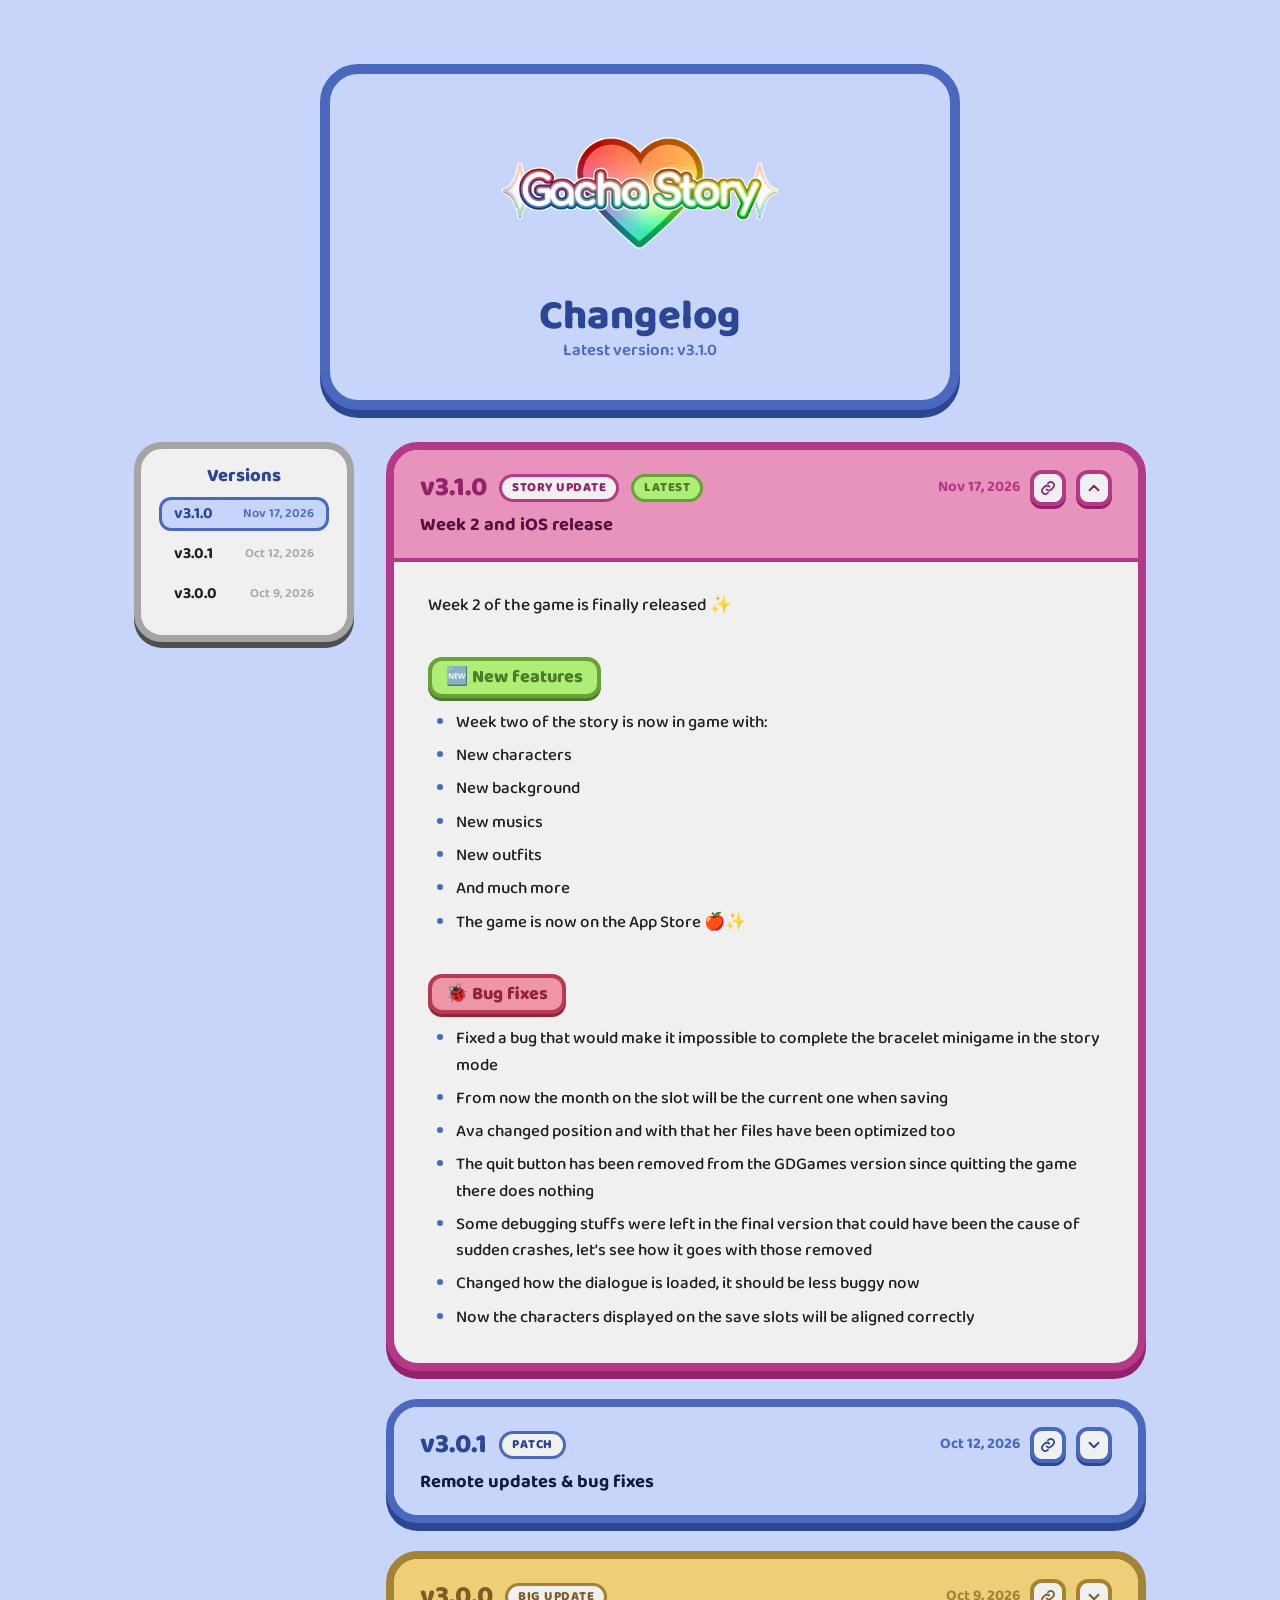
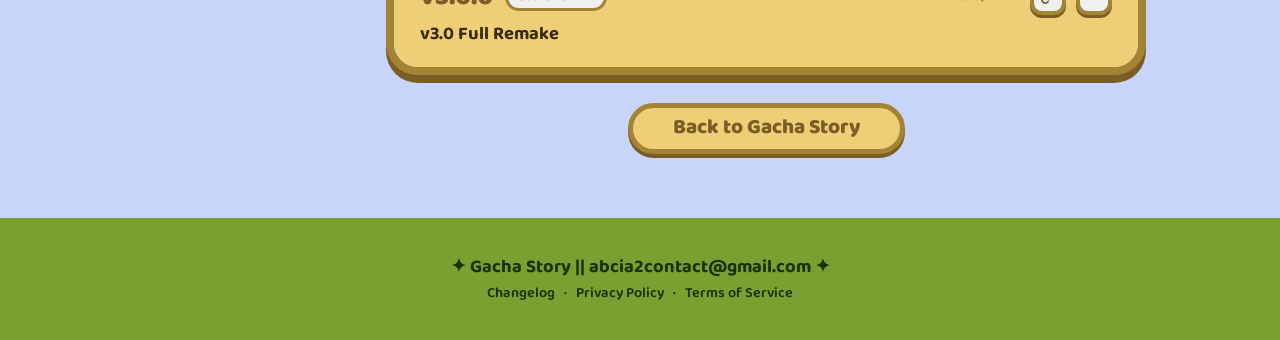
<file: changelog.html>
<!DOCTYPE html>
<html lang="en">

<head>
    <meta charset="UTF-8">
    <meta name="viewport" content="width=device-width, initial-scale=1.0">
    <title>Changelog · Gacha Story</title>
    <meta name="description" content="All the updates of Gacha Story: new story chapters, features and bug fixes.">
    <link rel="stylesheet" href="reset.css?v=2">
    <link rel="stylesheet" href="vars.css?v=2">
    <link rel="stylesheet" href="style.css?v=2">
    <link rel="stylesheet" href="decorations.css?v=2">
    <link rel="stylesheet" href="legal.css">
    <link rel="stylesheet" href="changelog.css">
</head>

<body>
    <section class="legal_header">
        <div class="legal_header_panel">
            <a href="index.html" class="legal_logo_link">
                <img class="legal_logo" src="assets/Logos/Logo.png" alt="Gacha Story">
            </a>
            <h1 class="legal_title">Changelog</h1>
            <p class="legal_updated" id="cl_latest_label">What's new in Gacha Story</p>
        </div>
    </section>

    <section class="cl_layout">
        <nav class="cl_side" aria-label="Versions">
            <span class="cl_side_title">Versions</span>
            <div class="cl_side_list" id="cl_side_list"></div>
        </nav>

        <div class="cl_main">
            <div class="cl_list" id="cl_list">
                <p class="cl_status">Loading updates...</p>
            </div>
            <a href="index.html" class="btn btn_yellow cl_back">Back to Gacha Story</a>
        </div>
    </section>

    <footer class="footer">
        <span class="footer_main">✦ Gacha Story || abcia2contact@gmail.com ✦</span>
        <span class="footer_links">
            <a href="changelog.html" class="footer_link">Changelog</a>
            <span class="footer_sep">·</span>
            <a href="privacy.html" class="footer_link">Privacy Policy</a>
            <span class="footer_sep">·</span>
            <a href="terms.html" class="footer_link">Terms of Service</a>
        </span>
    </footer>

    <div class="cl_toast" id="cl_toast" role="status" aria-live="polite">Link copied!</div>

    <script>
        /* ============================================
           CHANGELOG
           Per aggiungere una versione:
             1. crea changelog/<versione>.md  (es. changelog/3.1.0.md)
             2. aggiungi una riga IN CIMA a changelog/versions.json
           Link diretti: changelog.html#v3.0.1  oppure  changelog.html?v=3.0.1
                         changelog.html#latest  apre l'ultima versione
           ============================================ */
        (function () {
            var MANIFEST = 'changelog/versions.json';
            var MD_FOLDER = 'changelog/';

            var TYPE_LABELS = {
                story: 'Story update',
                major: 'Big update',
                patch: 'Patch',
                hotfix: 'Hotfix'
            };

            var listEl = document.getElementById('cl_list');
            var sideEl = document.getElementById('cl_side_list');
            var toastEl = document.getElementById('cl_toast');
            var entries = {};   // version -> { el, loaded }
            var latest = null;

            /* ---------- mini parser markdown (nessuna libreria esterna) ---------- */

            function esc(s) {
                return s.replace(/&/g, '&amp;').replace(/</g, '&lt;').replace(/>/g, '&gt;').replace(/"/g, '&quot;');
            }

            function inline(s) {
                s = esc(s);
                s = s.replace(/`([^`]+)`/g, '<code>$1</code>');
                s = s.replace(/!\[([^\]]*)\]\(([^)\s]+)\)/g, '<img src="$2" alt="$1" loading="lazy">');
                s = s.replace(/\[([^\]]+)\]\(([^)\s]+)\)/g, function (m, text, url) {
                    var external = /^https?:/i.test(url);
                    return '<a href="' + url + '"' + (external ? ' target="_blank" rel="noopener noreferrer"' : '') + '>' + text + '</a>';
                });
                s = s.replace(/\*\*([^*]+)\*\*/g, '<strong>$1</strong>');
                s = s.replace(/__([^_]+)__/g, '<strong>$1</strong>');
                s = s.replace(/(^|[^*])\*([^*\s][^*]*)\*/g, '$1<em>$2</em>');
                s = s.replace(/(^|[\s(])_([^_\s][^_]*)_(?=[\s).,!?:;]|$)/g, '$1<em>$2</em>');
                return s;
            }

            function sectionKind(text) {
                var t = text.toLowerCase();
                if (/bug|fix/.test(t)) return 'fix';
                if (/story|chapter|episode|dialogue/.test(t)) return 'story';
                if (/new|feature|added/.test(t)) return 'new';
                if (/change|improve|tweak|balanc|update/.test(t)) return 'change';
                return '';
            }

            function markdown(src) {
                var lines = src.replace(/\r\n?/g, '\n').split('\n');
                var out = [];
                var para = [];
                var i = 0;

                function flushPara() {
                    if (!para.length) return;
                    var html = para.map(function (l, idx) {
                        var br = / {2,}$/.test(l) && idx < para.length - 1;
                        return inline(l.trim()) + (br ? '<br>' : '');
                    }).join(' ');
                    out.push('<p>' + html + '</p>');
                    para = [];
                }

                while (i < lines.length) {
                    var line = lines[i];
                    var m;

                    if (!line.trim()) { flushPara(); i++; continue; }

                    if ((m = line.match(/^\s*(#{1,6})\s+(.*?)\s*#*\s*$/))) {
                        flushPara();
                        var tag = m[1].length <= 3 ? 'h3' : 'h4';
                        var kind = tag === 'h4' ? sectionKind(m[2]) : '';
                        var text = m[2].replace(/:\s*$/, '');
                        out.push('<' + tag + (kind ? ' data-kind="' + kind + '"' : '') + '>' + inline(text) + '</' + tag + '>');
                        i++; continue;
                    }

                    if (/^\s*([-*_])(\s*\1){2,}\s*$/.test(line)) {
                        flushPara(); out.push('<hr>'); i++; continue;
                    }

                    if (/^\s*>/.test(line)) {
                        flushPara();
                        var quote = [];
                        while (i < lines.length && /^\s*>/.test(lines[i])) {
                            quote.push(lines[i].replace(/^\s*>\s?/, ''));
                            i++;
                        }
                        out.push('<blockquote>' + markdown(quote.join('\n')) + '</blockquote>');
                        continue;
                    }

                    var ulRe = /^\s*[-*+]\s+(.*)$/;
                    var olRe = /^\s*\d+[.)]\s+(.*)$/;
                    if (ulRe.test(line) || olRe.test(line)) {
                        flushPara();
                        var ordered = olRe.test(line) && !ulRe.test(line);
                        var re = ordered ? olRe : ulRe;
                        var items = [];
                        while (i < lines.length) {
                            var l = lines[i];
                            var im = l.match(re);
                            if (im) { items.push(im[1]); i++; continue; }
                            // riga di continuazione (indentata) dello stesso punto
                            if (items.length && /^\s{2,}\S/.test(l) && !ulRe.test(l) && !olRe.test(l)) {
                                items[items.length - 1] += ' ' + l.trim(); i++; continue;
                            }
                            break;
                        }
                        var t = ordered ? 'ol' : 'ul';
                        out.push('<' + t + '>' + items.map(function (it) {
                            return '<li>' + inline(it) + '</li>';
                        }).join('') + '</' + t + '>');
                        continue;
                    }

                    para.push(line);
                    i++;
                }
                flushPara();
                return out.join('\n');
            }

            /* ---------- utilità ---------- */

            function formatDate(iso) {
                var p = (iso || '').split('-');
                if (p.length !== 3) return iso || '';
                var d = new Date(+p[0], +p[1] - 1, +p[2]);
                return d.toLocaleDateString('en-US', { year: 'numeric', month: 'short', day: 'numeric' });
            }

            function idFor(version) { return 'v' + version; }

            function linkFor(version) {
                return location.origin + location.pathname + '#' + idFor(version);
            }

            var toastTimer = null;
            function toast(msg) {
                toastEl.textContent = msg;
                toastEl.classList.add('is-show');
                clearTimeout(toastTimer);
                toastTimer = setTimeout(function () { toastEl.classList.remove('is-show'); }, 1600);
            }

            function copyLink(version) {
                var url = linkFor(version);
                if (navigator.clipboard && navigator.clipboard.writeText) {
                    navigator.clipboard.writeText(url).then(function () { toast('Link copied!'); },
                        function () { prompt('Copy this link:', url); });
                } else {
                    prompt('Copy this link:', url);
                }
            }

            /* ---------- caricamento md di una versione (solo quando serve) ---------- */

            function loadBody(version) {
                var e = entries[version];
                if (!e || e.loaded) return;
                e.loaded = true;
                var body = e.el.querySelector('.cl_body');
                fetch(MD_FOLDER + encodeURIComponent(e.file), { cache: 'no-cache' })
                    .then(function (r) { if (!r.ok) throw new Error(r.status); return r.text(); })
                    .then(function (md) { body.innerHTML = markdown(md); })
                    .catch(function (err) {
                        e.loaded = false;
                        body.innerHTML = '<p>Couldn\'t load these notes right now. Please try again later.</p>';
                        console.error('Changelog fetch failed:', version, err);
                    });
            }

            /* ---------- costruzione della pagina ---------- */

            var ICON_LINK = '<svg viewBox="0 0 24 24" aria-hidden="true"><path d="M10 14a5 5 0 0 0 7 0l3-3a5 5 0 0 0-7-7l-1 1"/><path d="M14 10a5 5 0 0 0-7 0l-3 3a5 5 0 0 0 7 7l1-1"/></svg>';
            var ICON_CHEVRON = '<svg viewBox="0 0 24 24" aria-hidden="true"><path d="M6 9l6 6 6-6"/></svg>';

            function buildEntry(item, isLatest) {
                var det = document.createElement('details');
                det.className = 'cl_entry';
                det.id = idFor(item.version);
                det.dataset.type = TYPE_LABELS[item.type] ? item.type : 'patch';

                var sum = document.createElement('summary');
                sum.className = 'cl_head';

                var v = document.createElement('span');
                v.className = 'cl_version';
                v.textContent = 'v' + item.version;
                sum.appendChild(v);

                var pill = document.createElement('span');
                pill.className = 'cl_pill';
                pill.textContent = TYPE_LABELS[det.dataset.type];
                sum.appendChild(pill);

                if (isLatest) {
                    var nw = document.createElement('span');
                    nw.className = 'cl_pill cl_pill_new';
                    nw.textContent = 'Latest';
                    sum.appendChild(nw);
                }

                if (item.title) {
                    var t = document.createElement('span');
                    t.className = 'cl_title';
                    t.textContent = item.title;
                    sum.appendChild(t);
                }

                var right = document.createElement('span');
                right.className = 'cl_head_right';
                if (item.date) {
                    var d = document.createElement('time');
                    d.className = 'cl_date';
                    d.dateTime = item.date;
                    d.textContent = formatDate(item.date);
                    right.appendChild(d);
                }
                var linkBtn = document.createElement('button');
                linkBtn.type = 'button';
                linkBtn.className = 'cl_icon_btn';
                linkBtn.title = 'Copy link to this version';
                linkBtn.setAttribute('aria-label', 'Copy link to version ' + item.version);
                linkBtn.innerHTML = ICON_LINK;
                linkBtn.addEventListener('click', function (ev) {
                    ev.preventDefault();
                    ev.stopPropagation();
                    copyLink(item.version);
                });
                right.appendChild(linkBtn);

                var chev = document.createElement('span');
                chev.className = 'cl_icon_btn cl_chevron';
                chev.setAttribute('aria-hidden', 'true');
                chev.innerHTML = ICON_CHEVRON;
                right.appendChild(chev);

                sum.appendChild(right);
                det.appendChild(sum);

                var body = document.createElement('div');
                body.className = 'cl_body';
                body.innerHTML = '<p>Loading...</p>';
                det.appendChild(body);

                det.addEventListener('toggle', function () {
                    if (det.open) loadBody(item.version);
                });

                entries[item.version] = { el: det, loaded: false, file: item.file || (item.version + '.md') };
                return det;
            }

            function buildSideLink(item) {
                var a = document.createElement('a');
                a.className = 'cl_side_link';
                a.href = '#' + idFor(item.version);
                a.dataset.version = item.version;
                a.innerHTML = '<span></span><span class="cl_side_date"></span>';
                a.firstChild.textContent = 'v' + item.version;
                a.lastChild.textContent = item.date ? formatDate(item.date) : '';
                return a;
            }

            function setActive(version) {
                var links = sideEl.querySelectorAll('.cl_side_link');
                for (var i = 0; i < links.length; i++) {
                    var on = links[i].dataset.version === version;
                    links[i].classList.toggle('is-active', on);
                    if (on && links[i].scrollIntoView && window.innerWidth <= 820) {
                        links[i].scrollIntoView({ block: 'nearest', inline: 'center' });
                    }
                }
            }

            /* versione richiesta dall'URL: #v3.0.1, ?v=3.0.1, #latest */
            function requestedVersion() {
                var h = decodeURIComponent(location.hash.replace(/^#/, ''));
                if (h === 'latest') return latest;
                if (h && entries[h.replace(/^v/, '')]) return h.replace(/^v/, '');
                var q = new URLSearchParams(location.search).get('v');
                if (q && entries[q.replace(/^v/, '')]) return q.replace(/^v/, '');
                if (q === 'latest') return latest;
                return null;
            }

            function openVersion(version, scroll) {
                var e = entries[version];
                if (!e) return;
                e.el.open = true;
                loadBody(version);
                setActive(version);
                if (scroll) {
                    e.el.classList.remove('is-target');
                    void e.el.offsetWidth;
                    e.el.classList.add('is-target');
                    setTimeout(function () { e.el.scrollIntoView({ behavior: 'smooth', block: 'start' }); }, 30);
                }
            }

            fetch(MANIFEST, { cache: 'no-cache' })
                .then(function (r) { if (!r.ok) throw new Error(r.status); return r.json(); })
                .then(function (list) {
                    listEl.innerHTML = '';

                    if (!list.length) {
                        listEl.innerHTML = '<p class="cl_status">No updates yet.</p>';
                        return;
                    }

                    // ordine automatico: versione piu' alta in cima (3.10.0 > 3.9.2 > 3.0.1),
                    // a parita' di versione vince la data piu' recente.
                    // L'ordine delle righe nel JSON quindi non conta.
                    function parts(v) {
                        return String(v).replace(/^v/i, '').split('.').map(function (n) { return parseInt(n, 10) || 0; });
                    }
                    list.sort(function (a, b) {
                        var pa = parts(a.version), pb = parts(b.version);
                        for (var k = 0; k < Math.max(pa.length, pb.length); k++) {
                            var d = (pb[k] || 0) - (pa[k] || 0);
                            if (d) return d;
                        }
                        return String(b.date || '').localeCompare(String(a.date || ''));
                    });

                    latest = list[0].version;
                    document.getElementById('cl_latest_label').textContent = 'Latest version: v' + latest;

                    list.forEach(function (item, idx) {
                        listEl.appendChild(buildEntry(item, idx === 0));
                        sideEl.appendChild(buildSideLink(item));
                    });

                    var req = requestedVersion();
                    if (req && req !== latest) {
                        openVersion(req, true);
                    } else {
                        openVersion(latest, !!req);
                    }
                })
                .catch(function (err) {
                    listEl.innerHTML = '<p class="cl_status">Couldn\'t load the changelog right now. Please try again later.</p>';
                    console.error('Changelog manifest failed:', err);
                });

            window.addEventListener('hashchange', function () {
                var req = requestedVersion();
                if (req) openVersion(req, true);
            });
        })();
    </script>

    <script src='https://storage.ko-fi.com/cdn/scripts/overlay-widget.js'></script>
    <script>
        kofiWidgetOverlay.draw('abcia2', {
            'type': 'floating-chat',
            'floating-chat.donateButton.text': 'Support me',
            'floating-chat.donateButton.background-color': '#ffffff',
            'floating-chat.donateButton.text-color': '#323842'
        });
    </script>
</body>

</html>
</file>
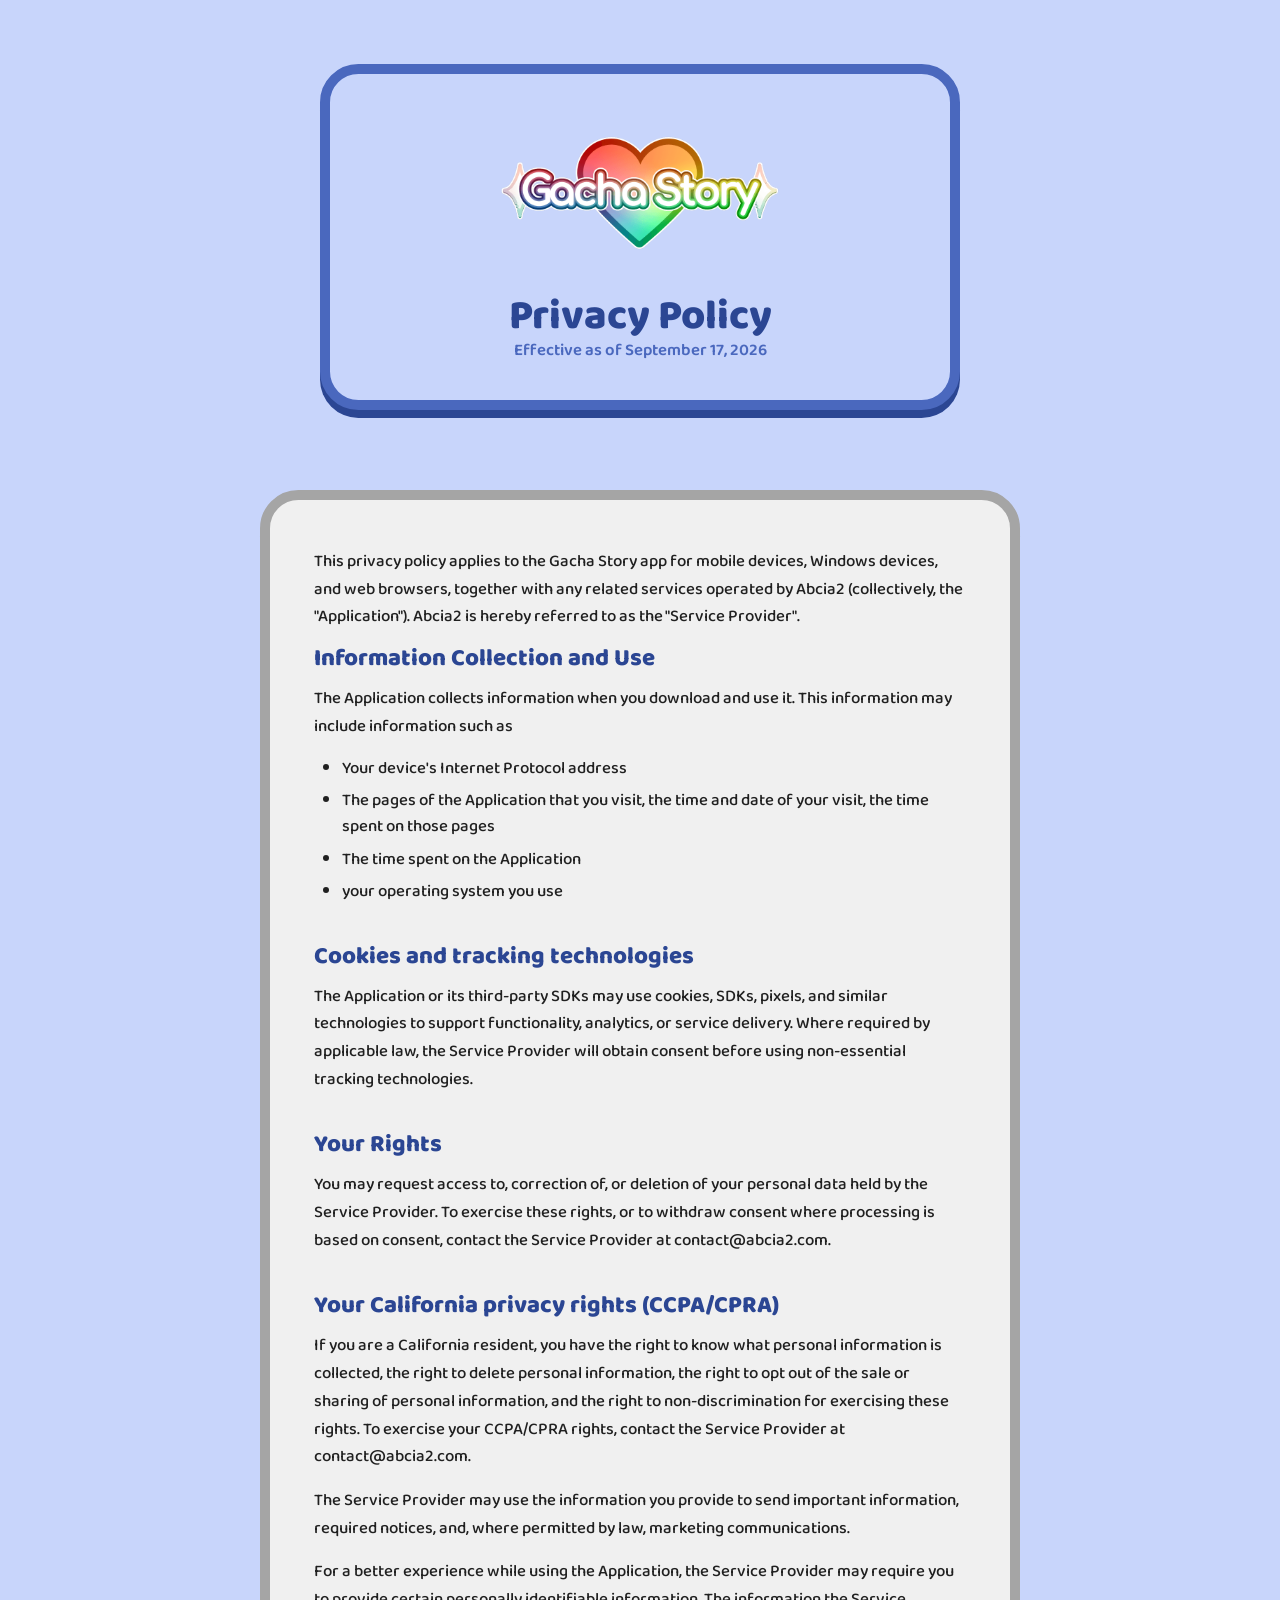
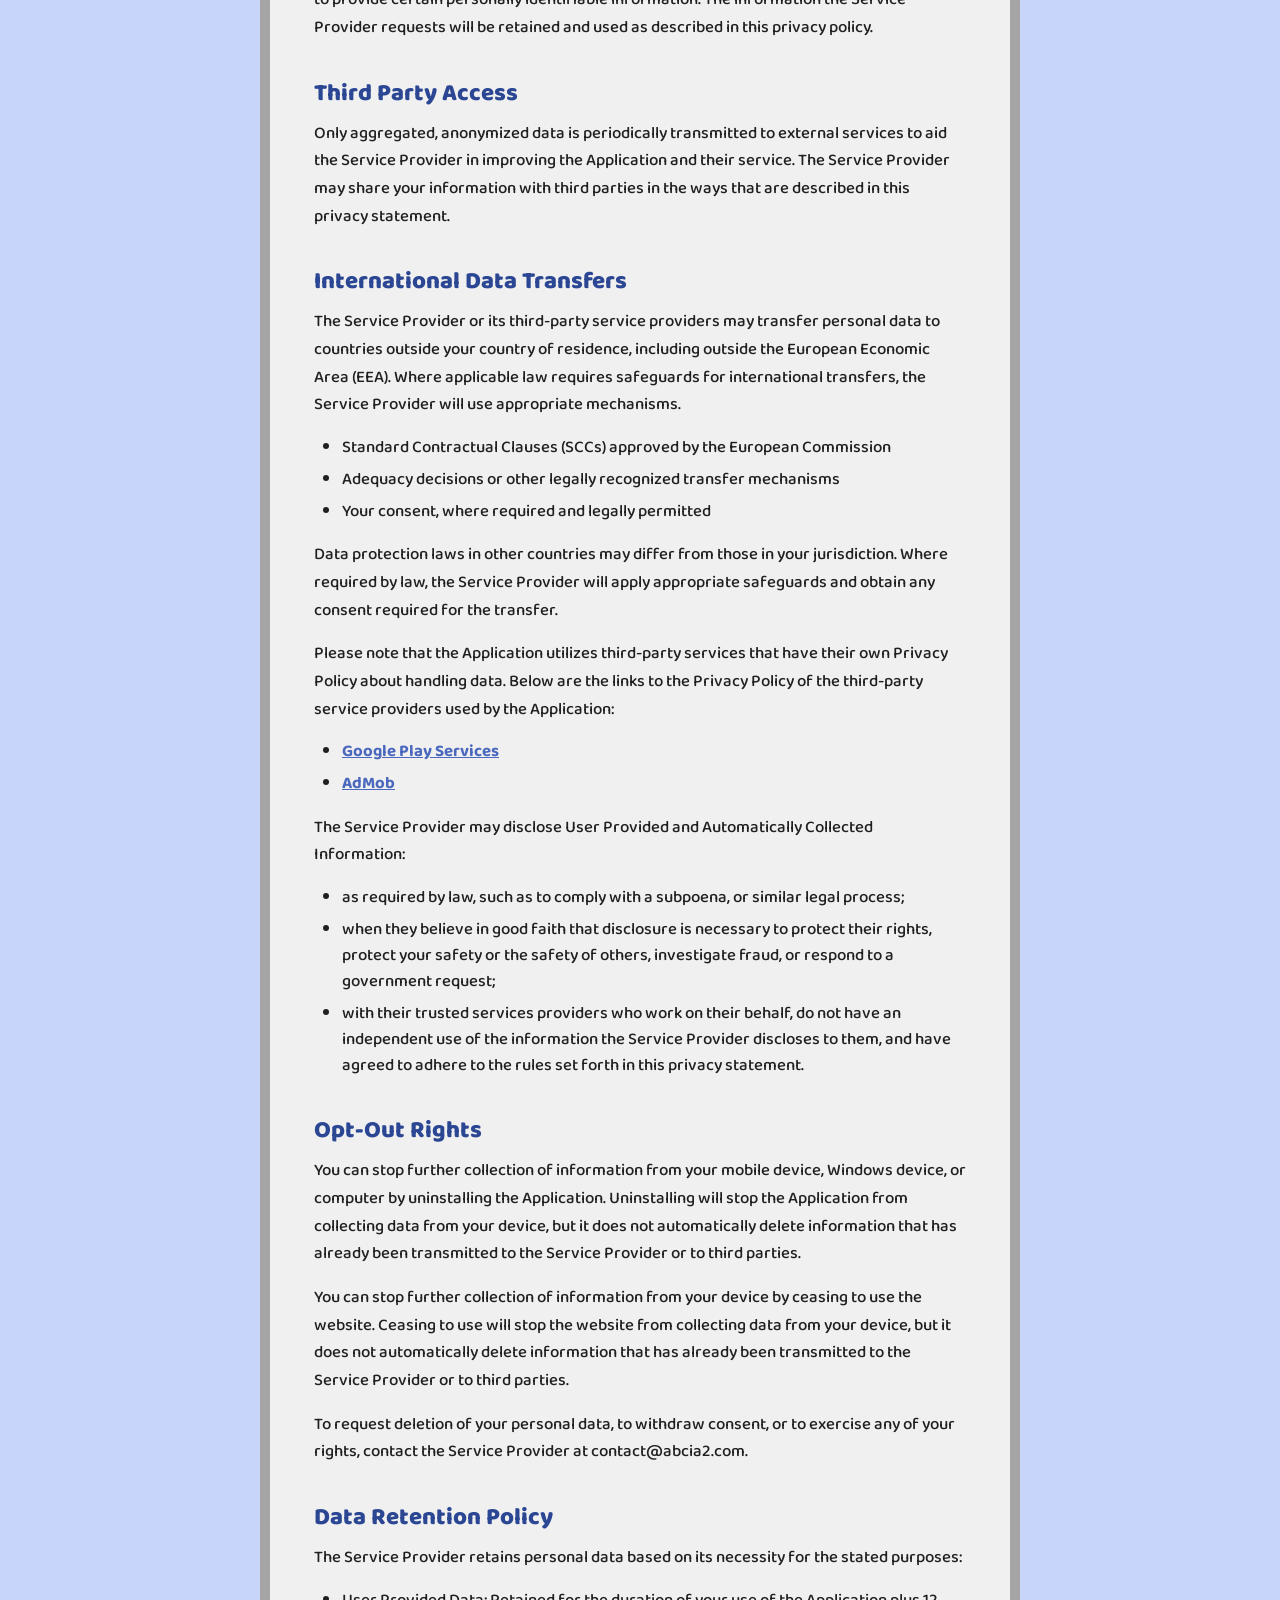
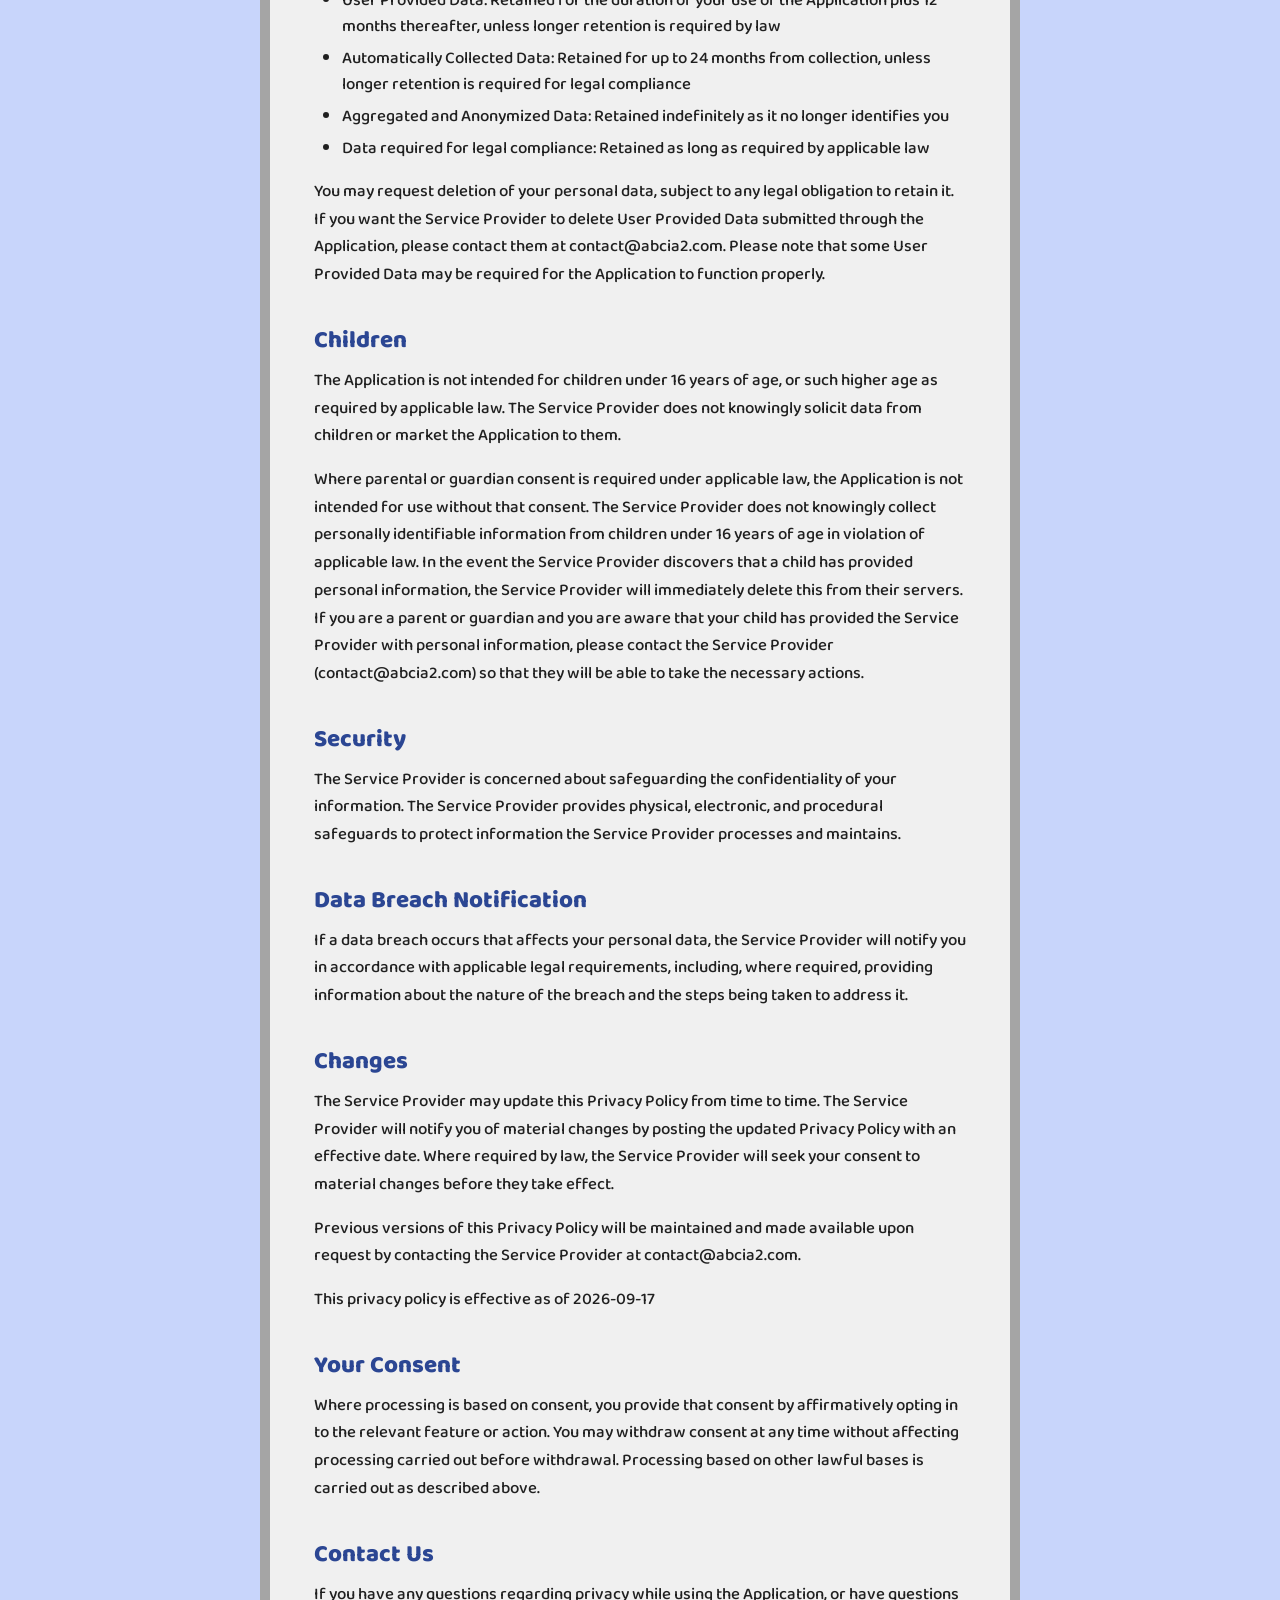
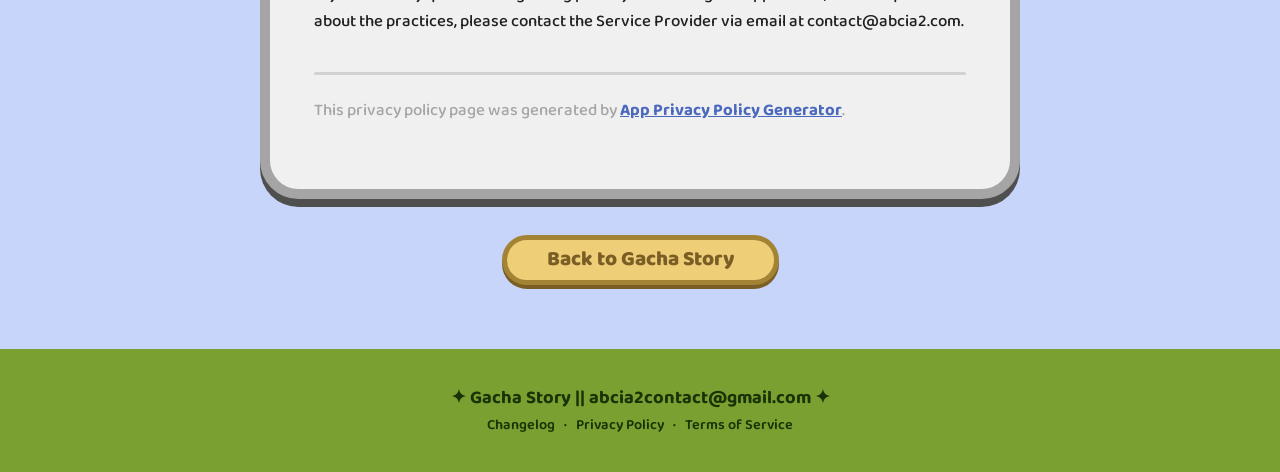
<file: privacy.html>
<!DOCTYPE html>
<html lang="en">

<head>
    <meta charset="UTF-8">
    <meta name="viewport" content="width=device-width, initial-scale=1.0">
    <title>Privacy Policy · Gacha Story</title>
    <link rel="stylesheet" href="reset.css">
    <link rel="stylesheet" href="vars.css">
    <link rel="stylesheet" href="style.css">
    <link rel="stylesheet" href="decorations.css">
    <link rel="stylesheet" href="legal.css">
</head>

<body>
    <section class="legal_header">
        <div class="legal_header_panel">
            <a href="index.html" class="legal_logo_link">
                <img class="legal_logo" src="assets/Logos/Logo.png" alt="Gacha Story">
            </a>
            <h1 class="legal_title">Privacy Policy</h1>
            <p class="legal_updated">Effective as of September 17, 2026</p>
        </div>
    </section>

    <section class="legal_content">
        <div class="legal_content_wrap">
            <div class="legal_panel">
                <p class="legal_intro">This privacy policy applies to the Gacha Story app for mobile devices,
                    Windows devices, and web browsers, together with any related services operated by Abcia2
                    (collectively, the "Application"). Abcia2 is hereby referred to as the "Service Provider".</p>

                <h2>Information Collection and Use</h2>
                <p>The Application collects information when you download and use it. This information may include
                    information such as</p>
                <ul>
                    <li>Your device's Internet Protocol address</li>
                    <li>The pages of the Application that you visit, the time and date of your visit, the time spent
                        on those pages</li>
                    <li>The time spent on the Application</li>
                    <li>your operating system you use</li>
                </ul>

                <h2>Cookies and tracking technologies</h2>
                <p>The Application or its third-party SDKs may use cookies, SDKs, pixels, and similar technologies to
                    support functionality, analytics, or service delivery. Where required by applicable law, the
                    Service Provider will obtain consent before using non-essential tracking technologies.</p>

                <h2>Your Rights</h2>
                <p>You may request access to, correction of, or deletion of your personal data held by the Service
                    Provider. To exercise these rights, or to withdraw consent where processing is based on consent,
                    contact the Service Provider at contact@abcia2.com.</p>

                <h2>Your California privacy rights (CCPA/CPRA)</h2>
                <p>If you are a California resident, you have the right to know what personal information is
                    collected, the right to delete personal information, the right to opt out of the sale or sharing
                    of personal information, and the right to non-discrimination for exercising these rights. To
                    exercise your CCPA/CPRA rights, contact the Service Provider at contact@abcia2.com.</p>

                <p>The Service Provider may use the information you provide to send important information, required
                    notices, and, where permitted by law, marketing communications.</p>

                <p>For a better experience while using the Application, the Service Provider may require you to
                    provide certain personally identifiable information. The information the Service Provider
                    requests will be retained and used as described in this privacy policy.</p>

                <h2>Third Party Access</h2>
                <p>Only aggregated, anonymized data is periodically transmitted to external services to aid the
                    Service Provider in improving the Application and their service. The Service Provider may share
                    your information with third parties in the ways that are described in this privacy statement.</p>

                <h2>International Data Transfers</h2>
                <p>The Service Provider or its third-party service providers may transfer personal data to countries
                    outside your country of residence, including outside the European Economic Area (EEA). Where
                    applicable law requires safeguards for international transfers, the Service Provider will use
                    appropriate mechanisms.</p>
                <ul>
                    <li>Standard Contractual Clauses (SCCs) approved by the European Commission</li>
                    <li>Adequacy decisions or other legally recognized transfer mechanisms</li>
                    <li>Your consent, where required and legally permitted</li>
                </ul>
                <p>Data protection laws in other countries may differ from those in your jurisdiction. Where required
                    by law, the Service Provider will apply appropriate safeguards and obtain any consent required
                    for the transfer.</p>

                <p>Please note that the Application utilizes third-party services that have their own Privacy Policy
                    about handling data. Below are the links to the Privacy Policy of the third-party service
                    providers used by the Application:</p>
                <ul>
                    <li><a href="https://www.google.com/policies/privacy/" target="_blank"
                            rel="noopener noreferrer">Google Play Services</a></li>
                    <li><a href="https://policies.google.com/technologies/partner-sites" target="_blank"
                            rel="noopener noreferrer">AdMob</a></li>
                </ul>

                <p>The Service Provider may disclose User Provided and Automatically Collected Information:</p>
                <ul>
                    <li>as required by law, such as to comply with a subpoena, or similar legal process;</li>
                    <li>when they believe in good faith that disclosure is necessary to protect their rights,
                        protect your safety or the safety of others, investigate fraud, or respond to a government
                        request;</li>
                    <li>with their trusted services providers who work on their behalf, do not have an independent
                        use of the information the Service Provider discloses to them, and have agreed to adhere to
                        the rules set forth in this privacy statement.</li>
                </ul>

                <h2>Opt-Out Rights</h2>
                <p>You can stop further collection of information from your mobile device, Windows device, or
                    computer by uninstalling the Application. Uninstalling will stop the Application from collecting
                    data from your device, but it does not automatically delete information that has already been
                    transmitted to the Service Provider or to third parties.</p>
                <p>You can stop further collection of information from your device by ceasing to use the website.
                    Ceasing to use will stop the website from collecting data from your device, but it does not
                    automatically delete information that has already been transmitted to the Service Provider or to
                    third parties.</p>
                <p>To request deletion of your personal data, to withdraw consent, or to exercise any of your rights,
                    contact the Service Provider at contact@abcia2.com.</p>

                <h2>Data Retention Policy</h2>
                <p>The Service Provider retains personal data based on its necessity for the stated purposes:</p>
                <ul>
                    <li>User Provided Data: Retained for the duration of your use of the Application plus 12 months
                        thereafter, unless longer retention is required by law</li>
                    <li>Automatically Collected Data: Retained for up to 24 months from collection, unless longer
                        retention is required for legal compliance</li>
                    <li>Aggregated and Anonymized Data: Retained indefinitely as it no longer identifies you</li>
                    <li>Data required for legal compliance: Retained as long as required by applicable law</li>
                </ul>
                <p>You may request deletion of your personal data, subject to any legal obligation to retain it. If
                    you want the Service Provider to delete User Provided Data submitted through the Application,
                    please contact them at contact@abcia2.com. Please note that some User Provided Data may be
                    required for the Application to function properly.</p>

                <h2>Children</h2>
                <p>The Application is not intended for children under 16 years of age, or such higher age as
                    required by applicable law. The Service Provider does not knowingly solicit data from children
                    or market the Application to them.</p>
                <p>Where parental or guardian consent is required under applicable law, the Application is not
                    intended for use without that consent. The Service Provider does not knowingly collect personally
                    identifiable information from children under 16 years of age in violation of applicable law. In
                    the event the Service Provider discovers that a child has provided personal information, the
                    Service Provider will immediately delete this from their servers. If you are a parent or
                    guardian and you are aware that your child has provided the Service Provider with personal
                    information, please contact the Service Provider (contact@abcia2.com) so that they will be able
                    to take the necessary actions.</p>

                <h2>Security</h2>
                <p>The Service Provider is concerned about safeguarding the confidentiality of your information. The
                    Service Provider provides physical, electronic, and procedural safeguards to protect information
                    the Service Provider processes and maintains.</p>

                <h2>Data Breach Notification</h2>
                <p>If a data breach occurs that affects your personal data, the Service Provider will notify you in
                    accordance with applicable legal requirements, including, where required, providing information
                    about the nature of the breach and the steps being taken to address it.</p>

                <h2>Changes</h2>
                <p>The Service Provider may update this Privacy Policy from time to time. The Service Provider will
                    notify you of material changes by posting the updated Privacy Policy with an effective date.
                    Where required by law, the Service Provider will seek your consent to material changes before
                    they take effect.</p>
                <p>Previous versions of this Privacy Policy will be maintained and made available upon request by
                    contacting the Service Provider at contact@abcia2.com.</p>
                <p>This privacy policy is effective as of 2026-09-17</p>

                <h2>Your Consent</h2>
                <p>Where processing is based on consent, you provide that consent by affirmatively opting in to the
                    relevant feature or action. You may withdraw consent at any time without affecting processing
                    carried out before withdrawal. Processing based on other lawful bases is carried out as described
                    above.</p>

                <h2>Contact Us</h2>
                <p>If you have any questions regarding privacy while using the Application, or have questions about
                    the practices, please contact the Service Provider via email at contact@abcia2.com.</p>

                <hr class="legal_divider">
                <p class="legal_credit">This privacy policy page was generated by <a
                        href="https://app-privacy-policy-generator.nisrulz.com/" target="_blank"
                        rel="noopener noreferrer">App Privacy Policy Generator</a>.</p>
            </div>

            <a href="index.html" class="btn btn_yellow">Back to Gacha Story</a>
        </div>
    </section>

    <footer class="footer">
        <span class="footer_main">✦ Gacha Story || abcia2contact@gmail.com ✦</span>
        <span class="footer_links">
            <a href="changelog.html" class="footer_link">Changelog</a>
            <span class="footer_sep">·</span>
            <a href="privacy.html" class="footer_link">Privacy Policy</a>
            <span class="footer_sep">·</span>
            <a href="terms.html" class="footer_link">Terms of Service</a>
        </span>
    </footer>

    <script src='https://storage.ko-fi.com/cdn/scripts/overlay-widget.js'></script>
    <script>
        kofiWidgetOverlay.draw('abcia2', {
            'type': 'floating-chat',
            'floating-chat.donateButton.text': 'Support me',
            'floating-chat.donateButton.background-color': '#ffffff',
            'floating-chat.donateButton.text-color': '#323842'
        });
    </script>
</body>

</html>
</file>
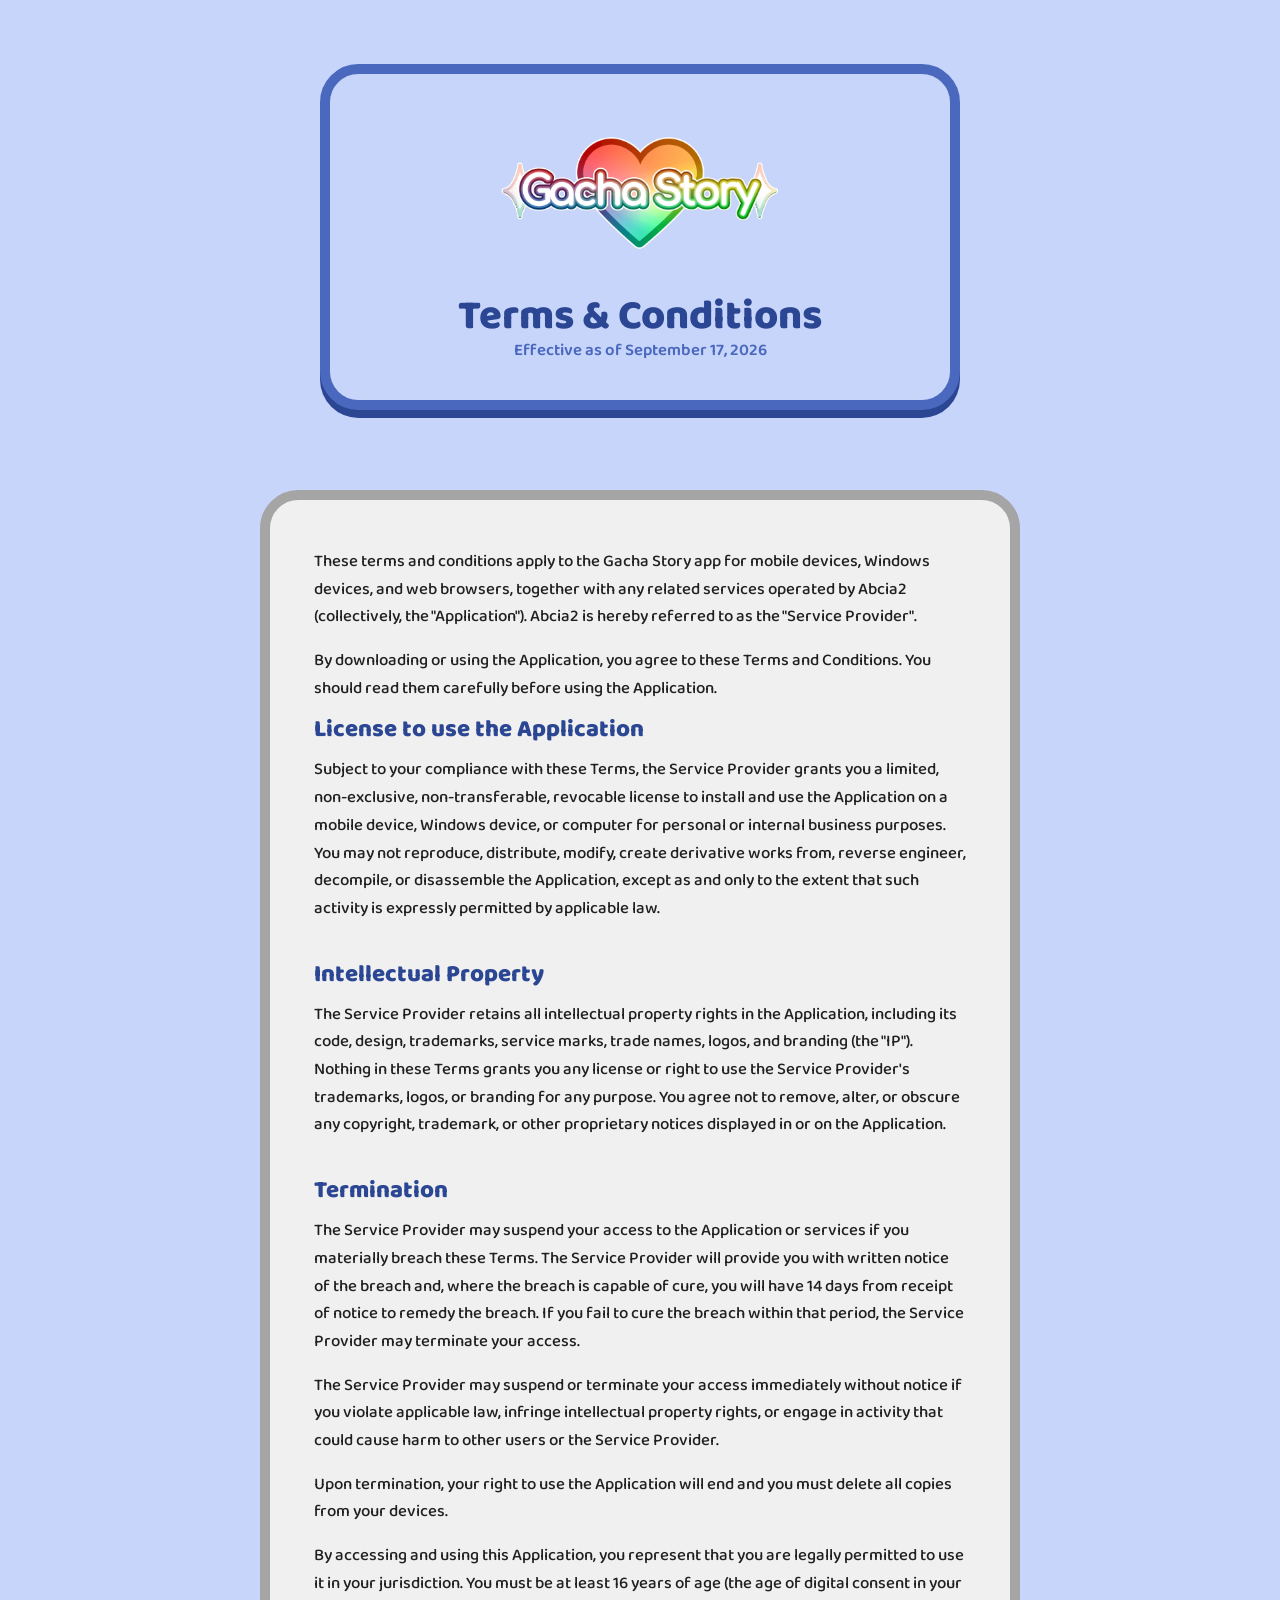
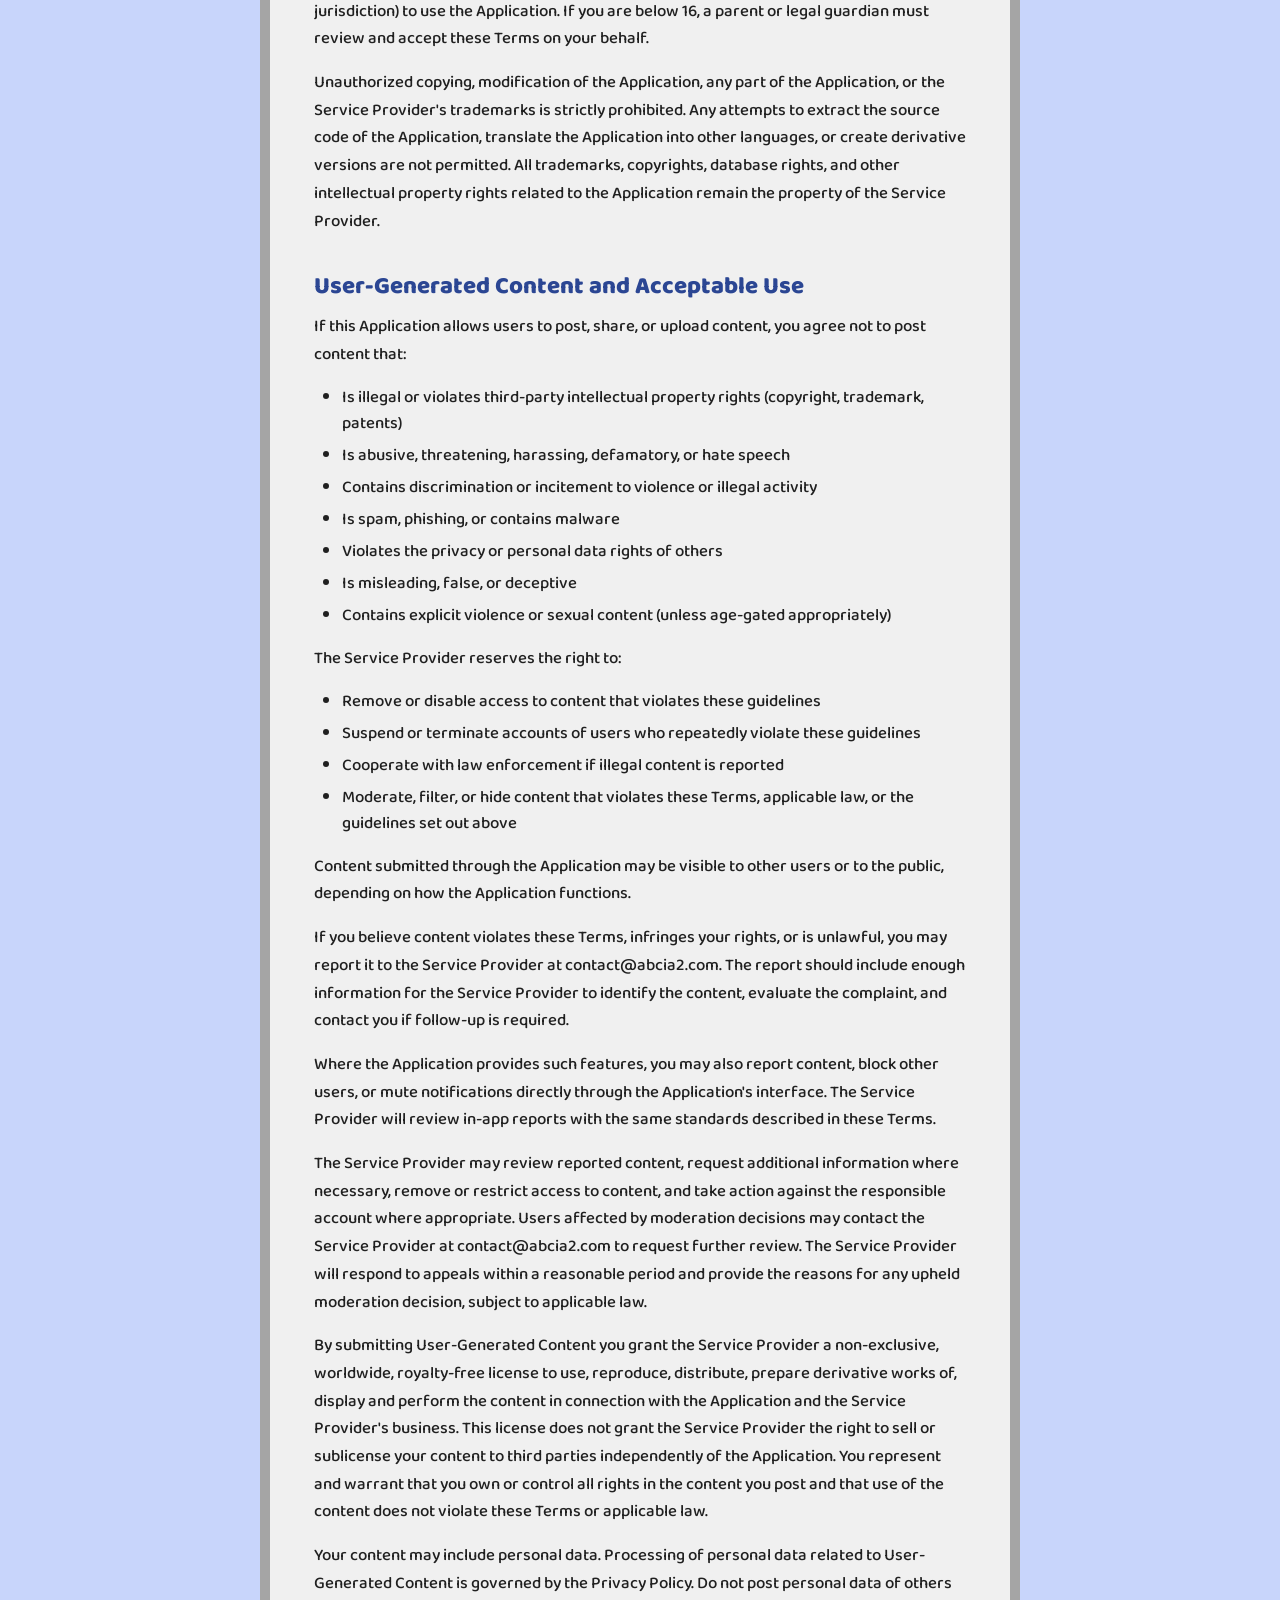
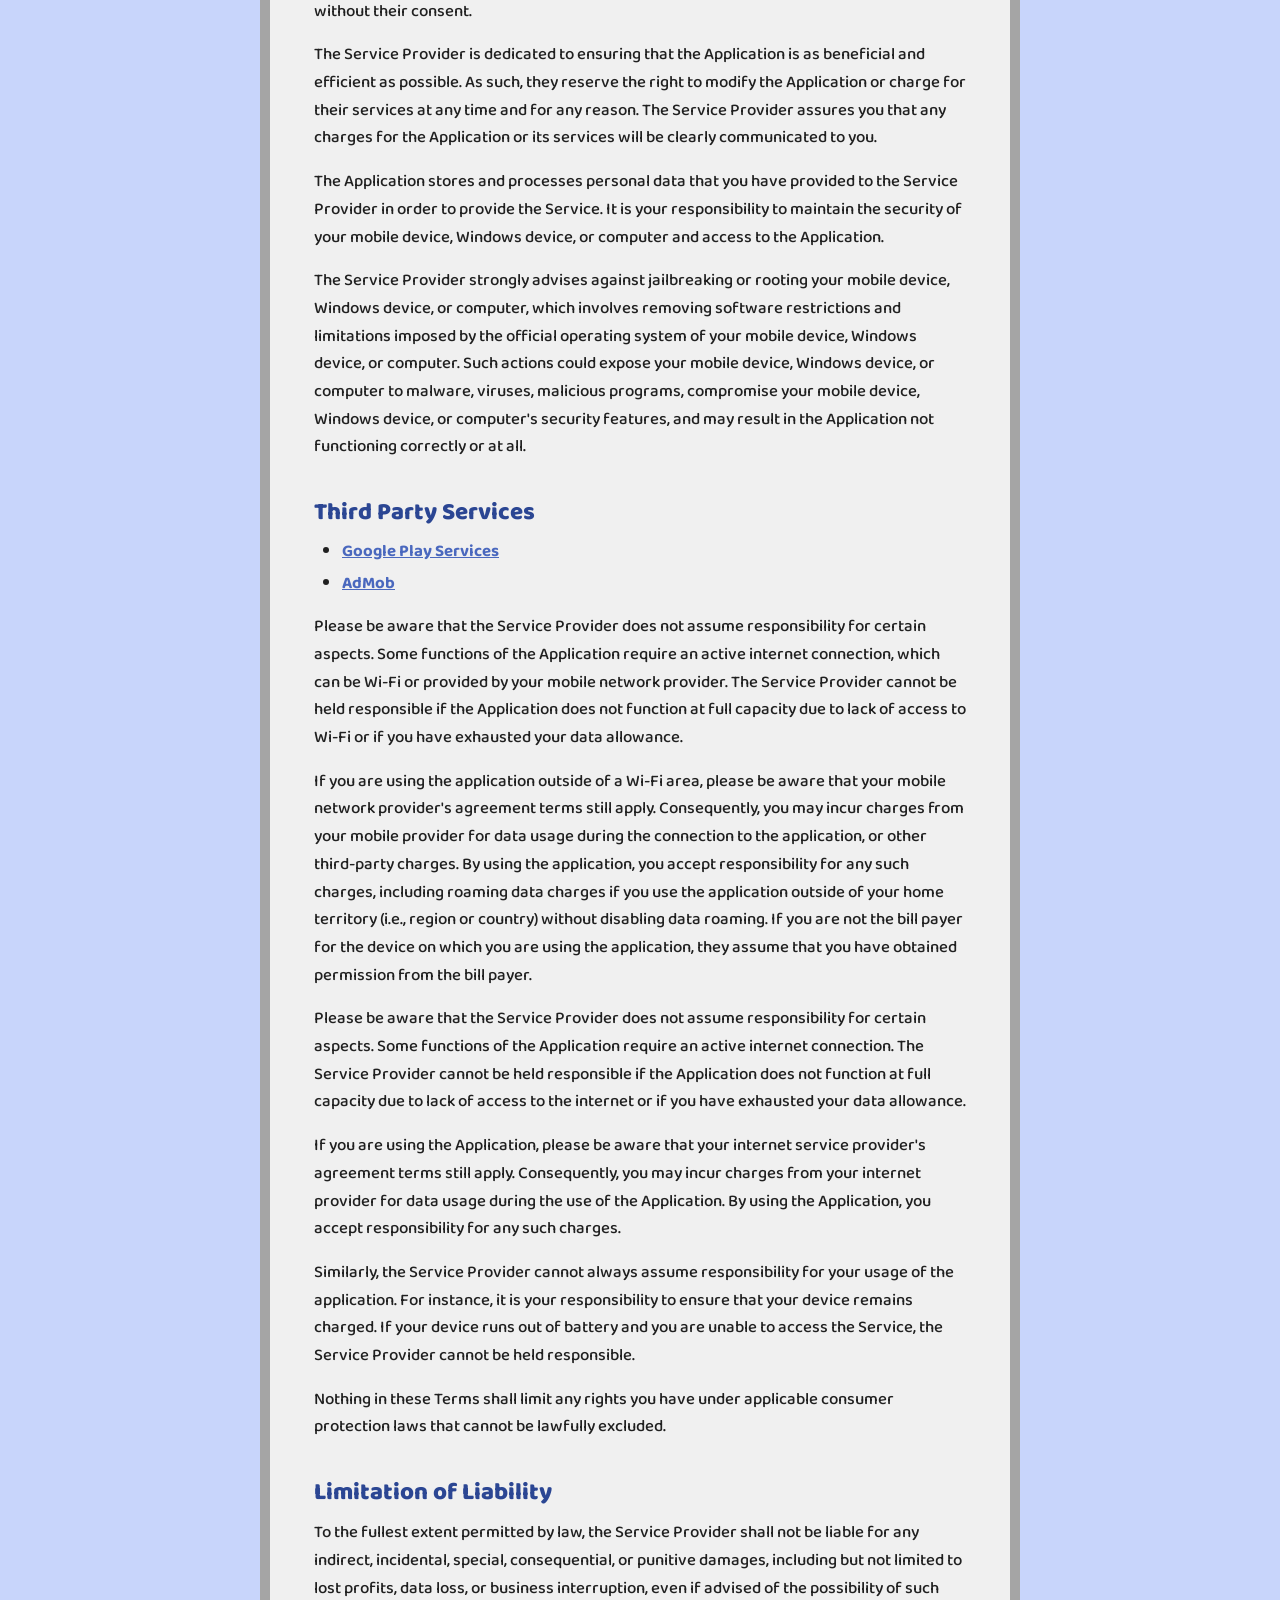
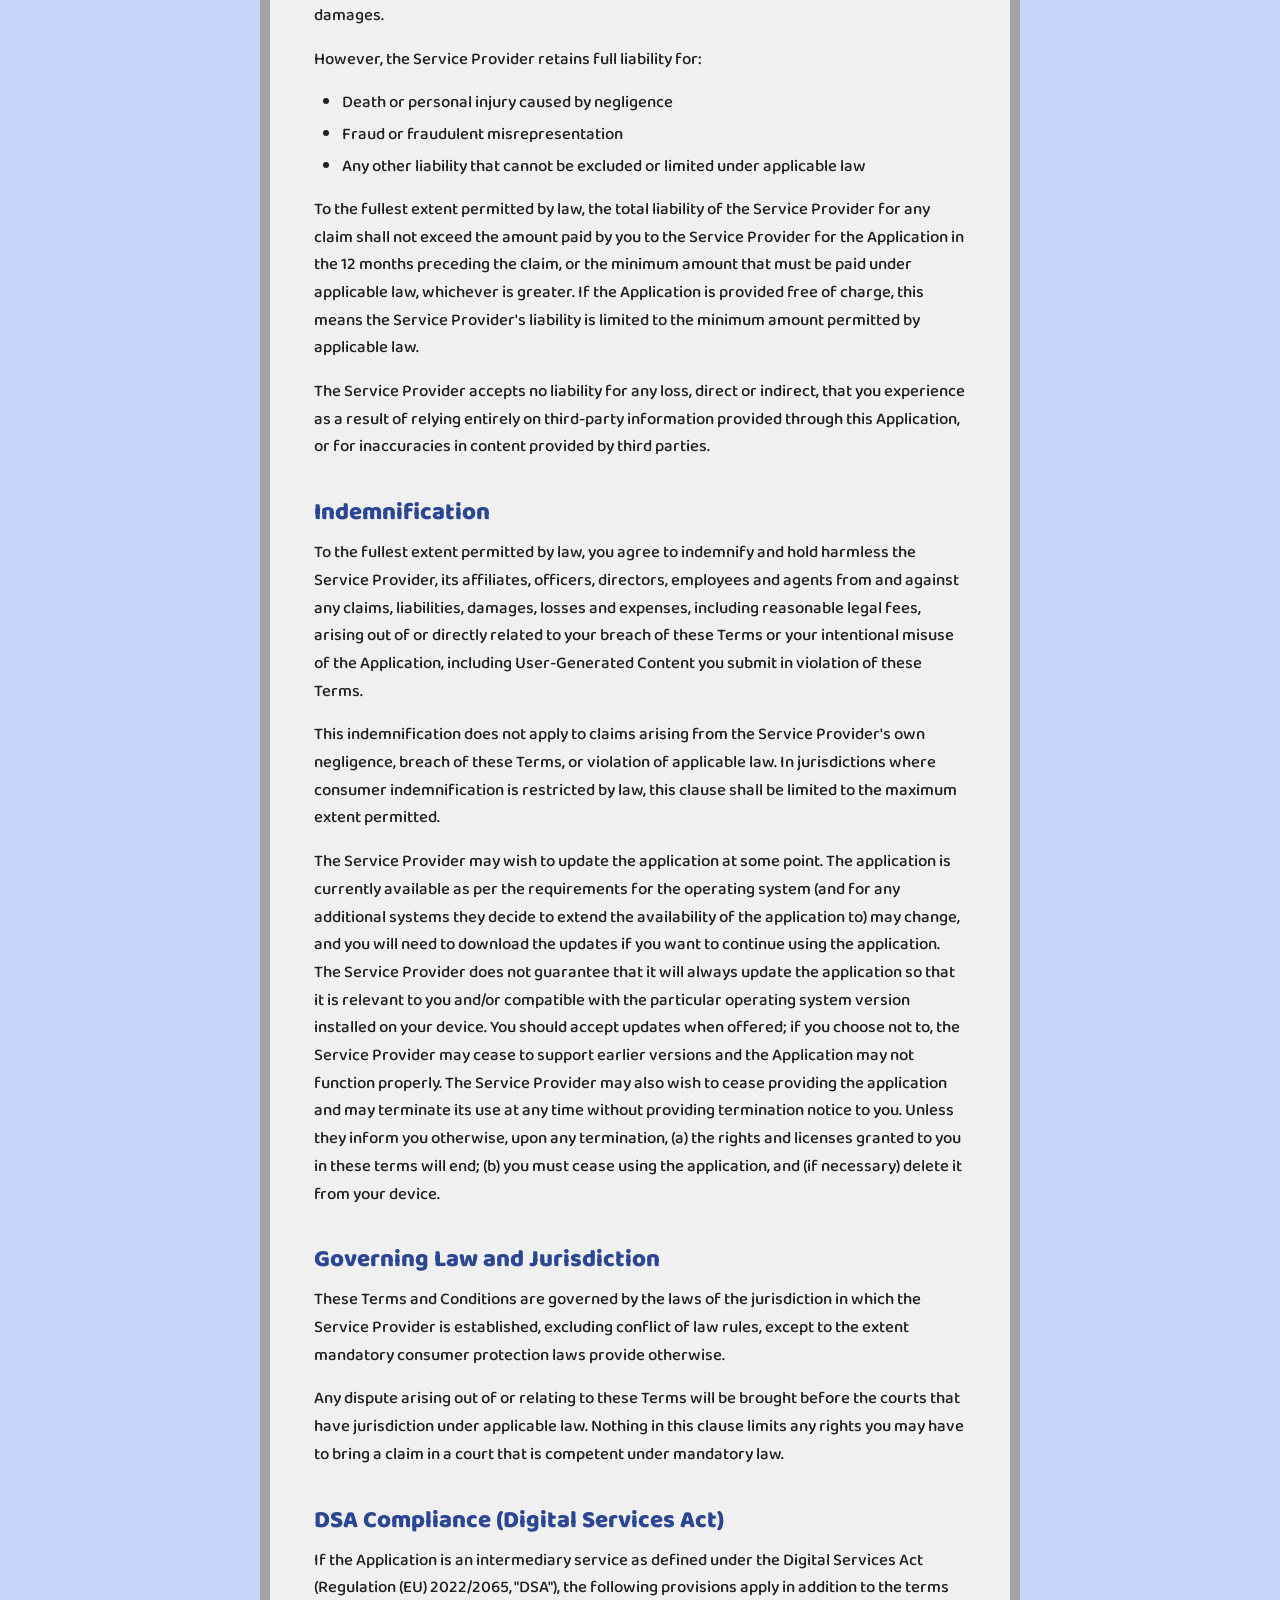
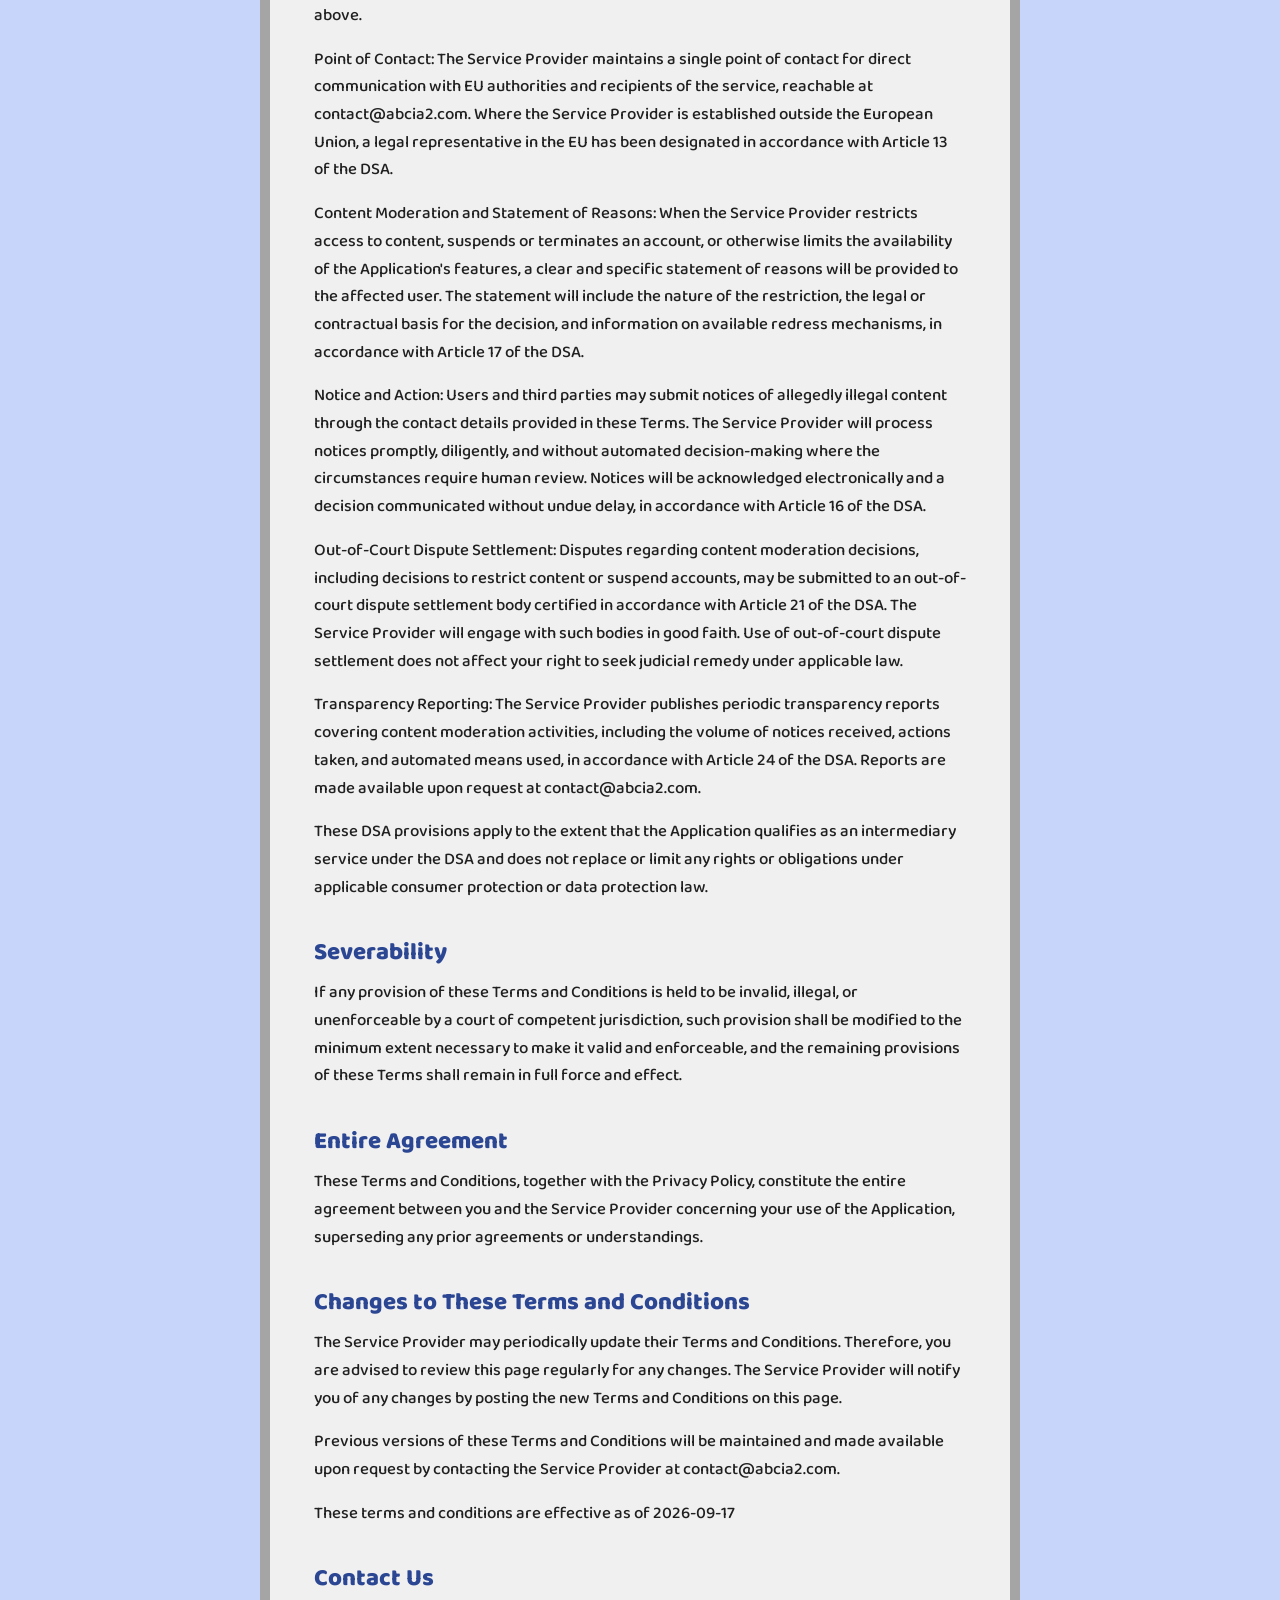
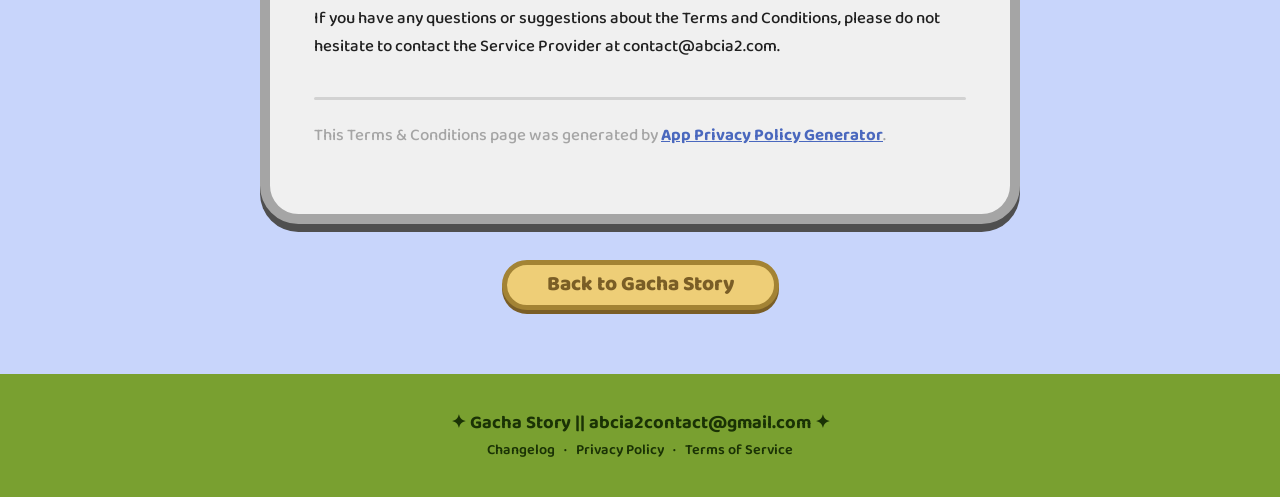
<file: terms.html>
<!DOCTYPE html>
<html lang="en">

<head>
    <meta charset="UTF-8">
    <meta name="viewport" content="width=device-width, initial-scale=1.0">
    <title>Terms &amp; Conditions · Gacha Story</title>
    <link rel="stylesheet" href="reset.css">
    <link rel="stylesheet" href="vars.css">
    <link rel="stylesheet" href="style.css">
    <link rel="stylesheet" href="decorations.css">
    <link rel="stylesheet" href="legal.css">
</head>

<body>
    <section class="legal_header">
        <div class="legal_header_panel">
            <a href="index.html" class="legal_logo_link">
                <img class="legal_logo" src="assets/Logos/Logo.png" alt="Gacha Story">
            </a>
            <h1 class="legal_title">Terms &amp; Conditions</h1>
            <p class="legal_updated">Effective as of September 17, 2026</p>
        </div>
    </section>

    <section class="legal_content">
        <div class="legal_content_wrap">
            <div class="legal_panel">
                <p class="legal_intro">These terms and conditions apply to the Gacha Story app for mobile devices,
                    Windows devices, and web browsers, together with any related services operated by Abcia2
                    (collectively, the "Application"). Abcia2 is hereby referred to as the "Service Provider".</p>
                <p class="legal_intro">By downloading or using the Application, you agree to these Terms and
                    Conditions. You should read them carefully before using the Application.</p>

                <h2>License to use the Application</h2>
                <p>Subject to your compliance with these Terms, the Service Provider grants you a limited,
                    non-exclusive, non-transferable, revocable license to install and use the Application on a
                    mobile device, Windows device, or computer for personal or internal business purposes. You may
                    not reproduce, distribute, modify, create derivative works from, reverse engineer, decompile, or
                    disassemble the Application, except as and only to the extent that such activity is expressly
                    permitted by applicable law.</p>

                <h2>Intellectual Property</h2>
                <p>The Service Provider retains all intellectual property rights in the Application, including its
                    code, design, trademarks, service marks, trade names, logos, and branding (the "IP"). Nothing
                    in these Terms grants you any license or right to use the Service Provider's trademarks, logos,
                    or branding for any purpose. You agree not to remove, alter, or obscure any copyright, trademark,
                    or other proprietary notices displayed in or on the Application.</p>

                <h2>Termination</h2>
                <p>The Service Provider may suspend your access to the Application or services if you materially
                    breach these Terms. The Service Provider will provide you with written notice of the breach and,
                    where the breach is capable of cure, you will have 14 days from receipt of notice to remedy the
                    breach. If you fail to cure the breach within that period, the Service Provider may terminate
                    your access.</p>
                <p>The Service Provider may suspend or terminate your access immediately without notice if you
                    violate applicable law, infringe intellectual property rights, or engage in activity that could
                    cause harm to other users or the Service Provider.</p>
                <p>Upon termination, your right to use the Application will end and you must delete all copies from
                    your devices.</p>
                <p>By accessing and using this Application, you represent that you are legally permitted to use it
                    in your jurisdiction. You must be at least 16 years of age (the age of digital consent in your
                    jurisdiction) to use the Application. If you are below 16, a parent or legal guardian must
                    review and accept these Terms on your behalf.</p>
                <p>Unauthorized copying, modification of the Application, any part of the Application, or the
                    Service Provider's trademarks is strictly prohibited. Any attempts to extract the source code of
                    the Application, translate the Application into other languages, or create derivative versions
                    are not permitted. All trademarks, copyrights, database rights, and other intellectual property
                    rights related to the Application remain the property of the Service Provider.</p>

                <h2>User-Generated Content and Acceptable Use</h2>
                <p>If this Application allows users to post, share, or upload content, you agree not to post content
                    that:</p>
                <ul>
                    <li>Is illegal or violates third-party intellectual property rights (copyright, trademark,
                        patents)</li>
                    <li>Is abusive, threatening, harassing, defamatory, or hate speech</li>
                    <li>Contains discrimination or incitement to violence or illegal activity</li>
                    <li>Is spam, phishing, or contains malware</li>
                    <li>Violates the privacy or personal data rights of others</li>
                    <li>Is misleading, false, or deceptive</li>
                    <li>Contains explicit violence or sexual content (unless age-gated appropriately)</li>
                </ul>
                <p>The Service Provider reserves the right to:</p>
                <ul>
                    <li>Remove or disable access to content that violates these guidelines</li>
                    <li>Suspend or terminate accounts of users who repeatedly violate these guidelines</li>
                    <li>Cooperate with law enforcement if illegal content is reported</li>
                    <li>Moderate, filter, or hide content that violates these Terms, applicable law, or the
                        guidelines set out above</li>
                </ul>
                <p>Content submitted through the Application may be visible to other users or to the public,
                    depending on how the Application functions.</p>
                <p>If you believe content violates these Terms, infringes your rights, or is unlawful, you may
                    report it to the Service Provider at contact@abcia2.com. The report should include enough
                    information for the Service Provider to identify the content, evaluate the complaint, and
                    contact you if follow-up is required.</p>
                <p>Where the Application provides such features, you may also report content, block other users, or
                    mute notifications directly through the Application's interface. The Service Provider will
                    review in-app reports with the same standards described in these Terms.</p>
                <p>The Service Provider may review reported content, request additional information where
                    necessary, remove or restrict access to content, and take action against the responsible account
                    where appropriate. Users affected by moderation decisions may contact the Service Provider at
                    contact@abcia2.com to request further review. The Service Provider will respond to appeals
                    within a reasonable period and provide the reasons for any upheld moderation decision, subject to
                    applicable law.</p>
                <p>By submitting User-Generated Content you grant the Service Provider a non-exclusive, worldwide,
                    royalty-free license to use, reproduce, distribute, prepare derivative works of, display and
                    perform the content in connection with the Application and the Service Provider's business.
                    This license does not grant the Service Provider the right to sell or sublicense your content to
                    third parties independently of the Application. You represent and warrant that you own or
                    control all rights in the content you post and that use of the content does not violate these
                    Terms or applicable law.</p>
                <p>Your content may include personal data. Processing of personal data related to User-Generated
                    Content is governed by the Privacy Policy. Do not post personal data of others without their
                    consent.</p>

                <p>The Service Provider is dedicated to ensuring that the Application is as beneficial and efficient
                    as possible. As such, they reserve the right to modify the Application or charge for their
                    services at any time and for any reason. The Service Provider assures you that any charges for
                    the Application or its services will be clearly communicated to you.</p>

                <p>The Application stores and processes personal data that you have provided to the Service Provider
                    in order to provide the Service. It is your responsibility to maintain the security of your
                    mobile device, Windows device, or computer and access to the Application.</p>

                <p>The Service Provider strongly advises against jailbreaking or rooting your mobile device, Windows
                    device, or computer, which involves removing software restrictions and limitations imposed by
                    the official operating system of your mobile device, Windows device, or computer. Such actions
                    could expose your mobile device, Windows device, or computer to malware, viruses, malicious
                    programs, compromise your mobile device, Windows device, or computer's security features, and
                    may result in the Application not functioning correctly or at all.</p>

                <h2>Third Party Services</h2>
                <ul>
                    <li><a href="https://policies.google.com/terms" target="_blank"
                            rel="noopener noreferrer">Google Play Services</a></li>
                    <li><a href="https://developers.google.com/admob/terms" target="_blank"
                            rel="noopener noreferrer">AdMob</a></li>
                </ul>

                <p>Please be aware that the Service Provider does not assume responsibility for certain aspects.
                    Some functions of the Application require an active internet connection, which can be Wi-Fi or
                    provided by your mobile network provider. The Service Provider cannot be held responsible if
                    the Application does not function at full capacity due to lack of access to Wi-Fi or if you
                    have exhausted your data allowance.</p>
                <p>If you are using the application outside of a Wi-Fi area, please be aware that your mobile
                    network provider's agreement terms still apply. Consequently, you may incur charges from your
                    mobile provider for data usage during the connection to the application, or other third-party
                    charges. By using the application, you accept responsibility for any such charges, including
                    roaming data charges if you use the application outside of your home territory (i.e., region or
                    country) without disabling data roaming. If you are not the bill payer for the device on which
                    you are using the application, they assume that you have obtained permission from the bill
                    payer.</p>
                <p>Please be aware that the Service Provider does not assume responsibility for certain aspects.
                    Some functions of the Application require an active internet connection. The Service Provider
                    cannot be held responsible if the Application does not function at full capacity due to lack of
                    access to the internet or if you have exhausted your data allowance.</p>
                <p>If you are using the Application, please be aware that your internet service provider's
                    agreement terms still apply. Consequently, you may incur charges from your internet provider for
                    data usage during the use of the Application. By using the Application, you accept
                    responsibility for any such charges.</p>

                <p>Similarly, the Service Provider cannot always assume responsibility for your usage of the
                    application. For instance, it is your responsibility to ensure that your device remains
                    charged. If your device runs out of battery and you are unable to access the Service, the
                    Service Provider cannot be held responsible.</p>

                <p>Nothing in these Terms shall limit any rights you have under applicable consumer protection laws
                    that cannot be lawfully excluded.</p>

                <h2>Limitation of Liability</h2>
                <p>To the fullest extent permitted by law, the Service Provider shall not be liable for any
                    indirect, incidental, special, consequential, or punitive damages, including but not limited to
                    lost profits, data loss, or business interruption, even if advised of the possibility of such
                    damages.</p>
                <p>However, the Service Provider retains full liability for:</p>
                <ul>
                    <li>Death or personal injury caused by negligence</li>
                    <li>Fraud or fraudulent misrepresentation</li>
                    <li>Any other liability that cannot be excluded or limited under applicable law</li>
                </ul>
                <p>To the fullest extent permitted by law, the total liability of the Service Provider for any claim
                    shall not exceed the amount paid by you to the Service Provider for the Application in the 12
                    months preceding the claim, or the minimum amount that must be paid under applicable law,
                    whichever is greater. If the Application is provided free of charge, this means the Service
                    Provider's liability is limited to the minimum amount permitted by applicable law.</p>
                <p>The Service Provider accepts no liability for any loss, direct or indirect, that you experience
                    as a result of relying entirely on third-party information provided through this Application, or
                    for inaccuracies in content provided by third parties.</p>

                <h2>Indemnification</h2>
                <p>To the fullest extent permitted by law, you agree to indemnify and hold harmless the Service
                    Provider, its affiliates, officers, directors, employees and agents from and against any claims,
                    liabilities, damages, losses and expenses, including reasonable legal fees, arising out of or
                    directly related to your breach of these Terms or your intentional misuse of the Application,
                    including User-Generated Content you submit in violation of these Terms.</p>
                <p>This indemnification does not apply to claims arising from the Service Provider's own negligence,
                    breach of these Terms, or violation of applicable law. In jurisdictions where consumer
                    indemnification is restricted by law, this clause shall be limited to the maximum extent
                    permitted.</p>

                <p>The Service Provider may wish to update the application at some point. The application is
                    currently available as per the requirements for the operating system (and for any additional
                    systems they decide to extend the availability of the application to) may change, and you will
                    need to download the updates if you want to continue using the application. The Service
                    Provider does not guarantee that it will always update the application so that it is relevant to
                    you and/or compatible with the particular operating system version installed on your device.
                    You should accept updates when offered; if you choose not to, the Service Provider may cease to
                    support earlier versions and the Application may not function properly. The Service Provider
                    may also wish to cease providing the application and may terminate its use at any time without
                    providing termination notice to you. Unless they inform you otherwise, upon any termination, (a)
                    the rights and licenses granted to you in these terms will end; (b) you must cease using the
                    application, and (if necessary) delete it from your device.</p>

                <h2>Governing Law and Jurisdiction</h2>
                <p>These Terms and Conditions are governed by the laws of the jurisdiction in which the Service
                    Provider is established, excluding conflict of law rules, except to the extent mandatory
                    consumer protection laws provide otherwise.</p>
                <p>Any dispute arising out of or relating to these Terms will be brought before the courts that have
                    jurisdiction under applicable law. Nothing in this clause limits any rights you may have to
                    bring a claim in a court that is competent under mandatory law.</p>

                <h2>DSA Compliance (Digital Services Act)</h2>
                <p>If the Application is an intermediary service as defined under the Digital Services Act
                    (Regulation (EU) 2022/2065, "DSA"), the following provisions apply in addition to the terms
                    above.</p>
                <p>Point of Contact: The Service Provider maintains a single point of contact for direct
                    communication with EU authorities and recipients of the service, reachable at
                    contact@abcia2.com. Where the Service Provider is established outside the European Union, a
                    legal representative in the EU has been designated in accordance with Article 13 of the DSA.</p>
                <p>Content Moderation and Statement of Reasons: When the Service Provider restricts access to
                    content, suspends or terminates an account, or otherwise limits the availability of the
                    Application's features, a clear and specific statement of reasons will be provided to the
                    affected user. The statement will include the nature of the restriction, the legal or
                    contractual basis for the decision, and information on available redress mechanisms, in
                    accordance with Article 17 of the DSA.</p>
                <p>Notice and Action: Users and third parties may submit notices of allegedly illegal content
                    through the contact details provided in these Terms. The Service Provider will process notices
                    promptly, diligently, and without automated decision-making where the circumstances require
                    human review. Notices will be acknowledged electronically and a decision communicated without
                    undue delay, in accordance with Article 16 of the DSA.</p>
                <p>Out-of-Court Dispute Settlement: Disputes regarding content moderation decisions, including
                    decisions to restrict content or suspend accounts, may be submitted to an out-of-court dispute
                    settlement body certified in accordance with Article 21 of the DSA. The Service Provider will
                    engage with such bodies in good faith. Use of out-of-court dispute settlement does not affect
                    your right to seek judicial remedy under applicable law.</p>
                <p>Transparency Reporting: The Service Provider publishes periodic transparency reports covering
                    content moderation activities, including the volume of notices received, actions taken, and
                    automated means used, in accordance with Article 24 of the DSA. Reports are made available upon
                    request at contact@abcia2.com.</p>
                <p>These DSA provisions apply to the extent that the Application qualifies as an intermediary
                    service under the DSA and does not replace or limit any rights or obligations under applicable
                    consumer protection or data protection law.</p>

                <h2>Severability</h2>
                <p>If any provision of these Terms and Conditions is held to be invalid, illegal, or unenforceable
                    by a court of competent jurisdiction, such provision shall be modified to the minimum extent
                    necessary to make it valid and enforceable, and the remaining provisions of these Terms shall
                    remain in full force and effect.</p>

                <h2>Entire Agreement</h2>
                <p>These Terms and Conditions, together with the Privacy Policy, constitute the entire agreement
                    between you and the Service Provider concerning your use of the Application, superseding any
                    prior agreements or understandings.</p>

                <h2>Changes to These Terms and Conditions</h2>
                <p>The Service Provider may periodically update their Terms and Conditions. Therefore, you are
                    advised to review this page regularly for any changes. The Service Provider will notify you of
                    any changes by posting the new Terms and Conditions on this page.</p>
                <p>Previous versions of these Terms and Conditions will be maintained and made available upon
                    request by contacting the Service Provider at contact@abcia2.com.</p>
                <p>These terms and conditions are effective as of 2026-09-17</p>

                <h2>Contact Us</h2>
                <p>If you have any questions or suggestions about the Terms and Conditions, please do not hesitate
                    to contact the Service Provider at contact@abcia2.com.</p>

                <hr class="legal_divider">
                <p class="legal_credit">This Terms &amp; Conditions page was generated by <a
                        href="https://app-privacy-policy-generator.nisrulz.com/" target="_blank"
                        rel="noopener noreferrer">App Privacy Policy Generator</a>.</p>
            </div>

            <a href="index.html" class="btn btn_yellow">Back to Gacha Story</a>
        </div>
    </section>

    <footer class="footer">
        <span class="footer_main">✦ Gacha Story || abcia2contact@gmail.com ✦</span>
        <span class="footer_links">
            <a href="changelog.html" class="footer_link">Changelog</a>
            <span class="footer_sep">·</span>
            <a href="privacy.html" class="footer_link">Privacy Policy</a>
            <span class="footer_sep">·</span>
            <a href="terms.html" class="footer_link">Terms of Service</a>
        </span>
    </footer>

    <script src='https://storage.ko-fi.com/cdn/scripts/overlay-widget.js'></script>
    <script>
        kofiWidgetOverlay.draw('abcia2', {
            'type': 'floating-chat',
            'floating-chat.donateButton.text': 'Support me',
            'floating-chat.donateButton.background-color': '#ffffff',
            'floating-chat.donateButton.text-color': '#323842'
        });
    </script>
</body>

</html>
</file>
<file: vars.css>
:root {
    --blue_primary: #C8D5FB;
    --blue_border: #4A68BE;
    --blue_shadow: #2B4693;
    --blue_text: #0D1C42;

    --red_primary: #EE96A8;
    --red_border: #B53A53;
    --red_shadow: #92233A;
    --red_text: #560919;


    --orange_primary: #FFB75F;
    --orange_border: #BE7318;
    --orange_shadow: #784200;
    --orange_text: #3B2000;

    --yellow_primary: #EECE77;
    --yellow_border: #A38334;
    --yellow_shadow: #7A5E26;
    --yellow_text: #3A2B0C;

    --green_primary: #AEEE77;
    --green_border: #67A334;
    --green_shadow: #4D7A27;
    --green_text: #1A3205;

    --purple_primary: #C9B8F0;
    --purple_border: #4B2E83;
    --purple_shadow: #35205E;
    --purple_text: #241238;

    --pink_primary: #E893BB;
    --pink_border: #B53989;
    --pink_shadow: #922269;
    --pink_text: #590C3D;

    --white_primary: #F0F0F0;
    --white_border: #A5A5A5;
    --white_shadow: #4F4F4F;
    --white_text: #202020;

    --abcia2_violet_primary: #7D52A1;
    --abcia2_violet_border: #2E053D;
    --abcia2_violet_shadow: #100214;
    --abcia2_violet_text: #2E053D;

    --abcia2_yellow_primary: #FFEFBB;
    --abcia2_yellow_border: #BA5328;
    --abcia2_yellow_shadow: #813212;
    --abcia2_yellow_text: #813212;

    --footer_primary_: #79A030;
    --footer_text: #1A3205;


    --panel-max-width: 900px;
    --divider_width: 1300px;

    --border_size_big: 11px;
    --shadow_size_big: 8px;

    --border_size_med: 8px;
    --shadow_size_med: 6px;

    --btn_border_size: 5px;
    --btm_shadow_size: 4px;
}
</file>
<file: style.css>
body {
    margin: 0;
    font-family: "Baloo 2", sans-serif;
    background: var(--blue_primary);
    overflow-x: hidden;
}

img {
    user-drag: none;
    user-select: none;
    -moz-user-select: none;
    -webkit-user-drag: none;
    -webkit-user-select: none;
    -ms-user-select: none;
}

strong {
    font-weight: 700;
}

section {
    position: relative;
    display: flex;
    align-items: center;
    justify-content: center;
    overflow: visible;
    padding: clamp(24px, 6vw, 64px) clamp(16px, 5vw, 48px);
}

.bup:active {
    transform: translateY(3px);
}

/* ============================================
     HERO
     ============================================ */

.hero {
    flex-direction: column;
    gap: clamp(20px, 4vw, 36px);
}

.hero_bg_wrap {
    position: absolute;
    inset: 0;
    overflow: hidden;
    z-index: 0;
    height: 650px;

    -webkit-mask-image: linear-gradient(to bottom,
            transparent 0%,
            black 12%,
            black 88%,
            transparent 100%);
    mask-image: linear-gradient(to bottom,
            transparent 0%,
            black 12%,
            black 88%,
            transparent 100%);
}

.hero_bg {
    position: absolute;
    inset: 0;
    background-image: url("assets/Backgrounds/Hero_Background.jpg");
    background-size: cover;
    background-position: center;
    filter: blur(6px) saturate(1.1);
    transform: scale(1.08);
}

.hero_panel {
    position: relative;
    z-index: 2;
    width: 100%;
    max-width: var(--panel-max-width);
    background: var(--blue_primary);
    border: clamp(4px, 0.8vw, var(--border_size_big)) solid var(--blue_border);
    border-radius: clamp(20px, 3vw, 40px);
    padding: clamp(28px, 5vw, 56px) clamp(20px, 5vw, 48px);
    text-align: center;
    box-shadow: 0 var(--shadow_size_big) 0 var(--blue_shadow);
}

.hero_logo {
    max-width: min(90%, 520px);
    margin: 0 auto clamp(16px, 3vw, 28px);
    display: block;
}

.hero_subtitle {
    color: var(--blue_shadow);
    font-weight: 700;
    font-size: clamp(1.3rem, 2.4vw, 1.8rem);
    margin: 0 0 clamp(20px, 4vw, 32px);
}

.hero_actions {
    display: flex;
    flex-wrap: wrap;
    gap: clamp(12px, 2.5vw, 20px);
    justify-content: center;
}

@media (max-width: 640px) {
    .hero {
        min-height: auto;
        padding: 32px 12px;
    }

    .hero_bg_wrap {
        height: auto;
    }

    .hero_actions {
        flex-direction: column;
        align-items: stretch;
    }

    .hero_panel {
        display: flex;
        flex-direction: column;
        align-items: center;
        justify-content: center;
    }
}

/* ============================================
     STORY
     ============================================ */
.story {
    flex-direction: column;
    gap: clamp(50px, 6vw, 80px);
}

.story_char_con {
    display: flex;
    flex-direction: row;
    align-items: stretch;
    justify-content: center;
    gap: clamp(20px, 4vw, 40px);
    width: 100%;
    max-width: var(--divider_width);
    margin: 0 auto;
}

.story_ava_con {
    position: relative;
    z-index: 2;
    flex: 0 0 clamp(220px, 32%, 360px);
    overflow: hidden;
    background: var(--purple_primary);
    border: clamp(4px, 0.8vw, var(--border_size_med)) solid var(--purple_border);
    border-radius: clamp(20px, 3vw, 40px);
    box-shadow: 0 var(--shadow_size_big) 0 var(--purple_shadow);
}

.story_ava_img {
    display: block;
    width: 100%;
    height: 100%;
    object-fit: cover;
    object-position: top center;
}

.story_about_con {
    position: relative;
    z-index: 2;
    flex: 1 1 0%;
    background: var(--green_primary);
    border: clamp(4px, 0.8vw, var(--border_size_med)) solid var(--green_border);
    border-radius: clamp(20px, 3vw, 40px);
    padding: clamp(28px, 5vw, 56px) clamp(20px, 5vw, 48px);
    box-shadow: 0 var(--shadow_size_big) 0 var(--green_shadow);

    display: flex;
    flex-direction: column;
    justify-content: space-between;
    align-items: flex-start;
}

.story_about_title {
    font-family: "Baloo 2", sans-serif;
    font-size: xx-large;
    font-weight: 700;
    color: var(--green_text);
}

.story_about_text {
    font-family: "Baloo 2", sans-serif;
    font-size: large;
    font-weight: 400;
    color: var(--green_text);
}

.story_branch_con {
    display: flex;
    flex-direction: column;
    align-items: center;
    gap: clamp(24px, 4vw, 40px);
    width: 100%;
}

.story_branch_titles_con {
    display: flex;
    flex-direction: column;
    align-items: center;
    justify-content: center;
    text-align: center;
}

.story_branch_title {
    font-family: "Baloo 2", sans-serif;
    font-size: 2rem;
    font-weight: 700;
    color: var(--blue_shadow);
}

.story_branch_text {
    font-family: "Baloo 2", sans-serif;
    font-size: 1.25rem;
    font-weight: 450;
    color: var(--blue_shadow);
}

.story_branch_text_2 {
    font-family: "Baloo 2", sans-serif;
    font-size: 1.27rem;
    font-weight: 600;
    color: var(--blue_shadow);
}

.story_branch_cards_con {
    display: flex;
    flex-direction: row;
    flex-wrap: wrap;
    justify-content: center;
    align-items: stretch;
    gap: clamp(16px, 3vw, 32px);
    width: 100%;
    max-width: var(--divider_width);
    margin: 0 auto;
}

.story_branch_card {
    display: flex;
    flex-direction: column;
    align-items: center;
    justify-content: center;
    gap: clamp(10px, 2vw, 16px);
    flex: 1 1 220px;
    max-width: 280px;
    border-radius: clamp(16px, 2.5vw, 28px);
    padding: clamp(20px, 3vw, 32px) clamp(16px, 3vw, 24px);
    text-align: center;
}

.story_branch_card:active {
    transform: translateY(3px);
}

.story_branch_card_orange {
    background: var(--orange_primary);
    border: clamp(4px, 0.8vw, var(--border_size_med)) solid var(--orange_border);
    box-shadow: 0 var(--shadow_size_med) 0 var(--orange_shadow);
    color: var(--orange_text);
}

.story_branch_card_green {
    background: var(--green_primary);
    border: clamp(4px, 0.8vw, var(--border_size_med)) solid var(--green_border);
    box-shadow: 0 var(--shadow_size_med) 0 var(--green_shadow);
    color: var(--green_text);
}

.story_branch_card_pink {
    background: var(--pink_primary);
    border: clamp(4px, 0.8vw, var(--border_size_med)) solid var(--pink_border);
    box-shadow: 0 var(--shadow_size_med) 0 var(--pink_shadow);
    color: var(--pink_text);
}

.story_branch_card_orange:active {
    box-shadow: 0 2px 0 var(--orange_shadow);
}

.story_branch_card_green:active {
    box-shadow: 0 2px 0 var(--green_shadow);
}

.story_branch_card_pink:active {
    box-shadow: 0 2px 0 var(--pink_shadow);
}

.story_branch_card_icon {
    width: clamp(58px, 8vw, 68px);
    height: clamp(58px, 8vw, 68px);
    border-radius: 50%;
    flex-shrink: 0;
    display: flex;
    align-items: center;
    justify-content: center;
    overflow: hidden;
}

.story_branch_card_icon_img {
    height: 70%;
    object-fit: contain;
    display: block;
}

.story_branch_card_icon_yellow {
    background: var(--yellow_primary);
    border: 4px solid var(--yellow_border);
    box-shadow: 0 3px 0 var(--yellow_shadow);
}

.story_branch_card_icon_blue {
    background: var(--blue_primary);
    border: 4px solid var(--blue_border);
    box-shadow: 0 3px 0 var(--blue_shadow);
}

.story_branch_card_icon_purple {
    background: var(--purple_primary);
    border: 4px solid var(--purple_border);
    box-shadow: 0 3px 0 var(--purple_shadow);
}

.story_branch_card_title {
    font-family: "Baloo 2", sans-serif;
    font-weight: 700;
    font-size: clamp(1rem, 2vw, 1.15rem);
}

@media (max-width: 640px) {
    .story_char_con {
        flex-direction: column;
    }

    .story_ava_con {
        flex: none;
        width: 100%;
        height: clamp(220px, 60vw, 320px);
    }

    .story_about_text_con {
        margin-bottom: 20px;
    }

    .story_about_con {
        text-align: center;
        align-items: center;
    }

    .story_branch_title {
        font-size: 1.5rem;
    }

    .story_branch_text {
        font-size: 1rem;
    }

    .story_branch_text_2 {
        font-size: 1.1rem;
    }
}


/* ============================================
     BRACELETS
     ============================================ */

.bracelets_bg_wrap {
    position: absolute;
    inset: 0;
    overflow: hidden;
    z-index: 0;
    height: 800px;

    -webkit-mask-image: linear-gradient(to bottom,
            transparent 0%,
            black 12%,
            black 88%,
            transparent 100%);
    mask-image: linear-gradient(to bottom,
            transparent 0%,
            black 12%,
            black 88%,
            transparent 100%);
}

.bracelets_bg {
    position: absolute;
    inset: 0;
    background-image: url("assets/Backgrounds/Bracelets_Background.png");
    background-size: cover;
    background-position: center;
    filter: blur(6px) saturate(1.1);
    transform: scale(1.08);
}

.bracelets_logo {
    position: relative;
    z-index: 2;
    max-width: min(80%, 420px);
    display: block;
}

.bracelets_panel {
    position: relative;
    z-index: 2;
    width: 100%;
    max-width: var(--panel-max-width);
    background: var(--pink_primary);
    border: clamp(4px, 0.8vw, var(--border_size_big)) solid var(--pink_border);
    border-radius: clamp(20px, 3vw, 40px);
    padding: clamp(28px, 5vw, 56px) clamp(20px, 5vw, 48px);
    box-shadow: 0 var(--shadow_size_big) 0 var(--pink_shadow);

    display: flex;
    flex-direction: row;
    align-items: center;
    justify-content: space-between;
    gap: clamp(24px, 4vw, 48px);
}

.bracelets_text_con {
    display: flex;
    flex-direction: column;
    gap: clamp(10px, 2vw, 16px);
    flex: 1 1 55%;
    text-align: left;
}

.bracelets_title {
    font-family: "Baloo 2", sans-serif;
    font-weight: 800;
    font-size: clamp(1.4rem, 3vw, 1.8rem);
    color: var(--pink_text);
}

.bracelets_text {
    font-family: "Baloo 2", sans-serif;
    font-weight: 500;
    font-size: clamp(0.95rem, 1.6vw, 1.2rem);
    color: var(--pink_text);
    line-height: 1.4;
}

.bracelets_grid_con {
    display: grid;
    grid-template-columns: repeat(2, 1fr);
    gap: clamp(10px, 2vw, 16px);
    flex: 0 0 auto;
}

.bracelets_swatch {
    /*
    width: clamp(64px, 10vw, 90px);
    height: clamp(64px, 10vw, 90px);
    */
    width: 90px;
    height: 90px;
    border-radius: clamp(14px, 2vw, 20px);
    background: var(--white_primary);
    border: 5px solid var(--white_border);
    box-shadow: 0 4px 0 var(--white_shadow);
    display: flex;
    align-items: center;
    justify-content: center;
    overflow: hidden;
}

.bracelets_swatch:active {
    transform: translateY(3px);
}

.bracelets_swatch:active {
    box-shadow: 0 2px 0 var(--white_shadow);
}

.bracelets_swatch_img {
    width: 75%;
    height: 75%;
    object-fit: contain;
    display: block;
}

@media (max-width: 640px) {

    .bracelets_bg_wrap {
        height: 700px;
    }

    .bracelets_panel {
        flex-direction: column;
    }

    .bracelets_text_con {
        text-align: center;
        align-items: center;
    }
}

/* ============================================
     DOWNLOAD
     ============================================ */

.download {
    flex-direction: column;
    gap: clamp(30px, 4.5vw, 48px);
}

.download_titles_con {
    display: flex;
    flex-direction: column;
    align-items: center;
    justify-content: center;
    text-align: center;
    gap: clamp(6px, 1.5vw, 10px);
}

.download_title {
    font-family: "Baloo 2", sans-serif;
    font-size: 2rem;
    font-weight: 700;
    color: var(--blue_shadow);
}

.download_text {
    font-family: "Baloo 2", sans-serif;
    font-size: 1.15rem;
    font-weight: 600;
    color: var(--blue_shadow);
}

.download_buttons_con {
    display: flex;
    flex-direction: row;
    flex-wrap: wrap;
    justify-content: center;
    align-items: stretch;
    gap: clamp(14px, 2.5vw, 22px);
    width: 100%;
    max-width: var(--panel-max-width);
    margin: 0 auto;
}

.download_btn {
    display: flex;
    align-items: center;
    gap: clamp(10px, 1.6vw, 14px);
    flex: 0 1 240px;
    justify-content: center;
    padding: clamp(8px, 1.3vw, 11px) clamp(28px, 4vw, 40px);
    border-radius: 999px;
    font-family: "Baloo 2", sans-serif;
    font-weight: 800;
    font-size: clamp(0.9rem, 1.3vw, 1.05rem);
    text-decoration: none;
    cursor: pointer;
}

.download_btn:active {
    transform: translateY(3px);
}

.download_btn_label {
    white-space: nowrap;
}

.download_btn_icon {
    width: clamp(24px, 3vw, 28px);
    height: clamp(24px, 3vw, 28px);
    flex-shrink: 0;
    display: block;
    -webkit-mask-repeat: no-repeat;
    mask-repeat: no-repeat;
    -webkit-mask-position: center;
    mask-position: center;
    -webkit-mask-size: contain;
    mask-size: contain;
}

.download_btn_icon_playstore {
    -webkit-mask-image: url("assets/Icons/playstore.svg");
    mask-image: url("assets/Icons/playstore.svg");
}

.download_btn_icon_appstore {
    -webkit-mask-image: url("assets/Icons/appstore.svg");
    mask-image: url("assets/Icons/appstore.svg");
}

.download_btn_icon_itchio {
    -webkit-mask-image: url("assets/Icons/itchio.svg");
    mask-image: url("assets/Icons/itchio.svg");
}

.download_btn_icon_gdevelop {
    -webkit-mask-image: url("assets/Icons/gdevelop.svg");
    mask-image: url("assets/Icons/gdevelop.svg");
}

.download_btn_green {
    background: var(--green_primary);
    border: 4px solid var(--green_border);
    box-shadow: 0 4px 0 var(--green_shadow);
    color: var(--green_text);
}

.download_btn_green .download_btn_icon {
    background-color: var(--green_shadow);
}

.download_btn_green:active {
    box-shadow: 0 2px 0 var(--green_shadow);
}

.download_btn_orange {
    background: var(--orange_primary);
    border: 4px solid var(--orange_border);
    box-shadow: 0 4px 0 var(--orange_shadow);
    color: var(--orange_text);
}

.download_btn_orange .download_btn_icon {
    background-color: var(--orange_shadow);
}

.download_btn_orange:active {
    box-shadow: 0 2px 0 var(--orange_shadow);
}

.download_btn_red {
    background: var(--red_primary);
    border: 4px solid var(--red_border);
    box-shadow: 0 4px 0 var(--red_shadow);
    color: var(--red_text);
}

.download_btn_red .download_btn_icon {
    background-color: var(--red_shadow);
}

.download_btn_red:active {
    box-shadow: 0 2px 0 var(--red_shadow);
}

.download_btn_purple {
    background: var(--purple_primary);
    border: 4px solid var(--purple_border);
    box-shadow: 0 4px 0 var(--purple_shadow);
    color: var(--purple_text);
}

.download_btn_purple .download_btn_icon {
    background-color: var(--purple_shadow);
}

.download_btn_purple:active {
    box-shadow: 0 2px 0 var(--purple_shadow);
}

/* bottone non disponibile (es. App Store): grigio, bordo tratteggiato,
   piatto (niente ombra) e non premibile */
.download_btn.download_btn_disabled {
    background: #d6d3dc;
    border: 4px dashed #9a95a6;
    box-shadow: none;
    color: #7d7889;
    cursor: not-allowed;
    opacity: 0.75;
}

.download_btn.download_btn_disabled .download_btn_icon {
    background-color: #9a95a6;
}

.download_btn.download_btn_disabled:active {
    transform: none;
    box-shadow: none;
}

@media (max-width: 640px) {
    .download_btn {
        flex: 1 1 100%;
    }
}

/* ============================================
     ABOUT
     ============================================ */

.about_panel {
    position: relative;
    z-index: 2;
    width: 100%;
    max-width: var(--panel-max-width);
    background: var(--abcia2_violet_primary);
    border: clamp(4px, 0.8vw, var(--border_size_big)) solid var(--abcia2_violet_border);
    border-radius: clamp(20px, 3vw, 40px);
    padding: clamp(28px, 5vw, 56px) clamp(20px, 5vw, 48px);
    box-shadow: 0 var(--shadow_size_big) 0 var(--abcia2_violet_shadow);

    display: flex;
    flex-direction: row;
    align-items: center;
    gap: clamp(20px, 4vw, 40px);
}

.about_avatar_spacer {
    flex: 0 0 clamp(140px, 26%, 240px);
    align-self: stretch;
}

.about_content_con {
    flex: 1 1 0%;
    display: flex;
    flex-direction: column;
    justify-content: space-between;
    gap: clamp(16px, 3vw, 24px);
    align-self: stretch;
}

.about_title {
    font-family: "Baloo 2", sans-serif;
    font-weight: 800;
    font-size: clamp(1.3rem, 2.6vw, 1.7rem);
    color: #fff;
    text-align: right;
}

.about_text_con {
    display: flex;
    flex-direction: column;
    align-items: flex-end;
    gap: clamp(2px, 0.6vw, 6px);
}

.about_text {
    font-family: "Baloo 2", sans-serif;
    font-weight: 600;
    font-size: clamp(0.9rem, 1.5vw, 1.05rem);
    color: #fff;
    text-align: right;
}

.about_bottom_con {
    display: flex;
    flex-direction: row;
    align-items: center;
    justify-content: flex-end;
    flex-wrap: wrap;
    gap: clamp(20px, 3.5vw, 32px);
}

.about_socials_con {
    display: flex;
    flex-direction: row;
    align-items: center;
    gap: clamp(10px, 1.8vw, 14px);
}

.about_social_icon {
    width: clamp(28px, 3.5vw, 34px);
    height: clamp(28px, 3.5vw, 34px);
    display: block;
    object-fit: contain;
}

@media (max-width: 640px) {
    .about_panel {
        flex-direction: column;
    }

    .about_avatar_spacer {
        flex: none;
        align-self: stretch;
        width: 100%;
        height: clamp(140px, 45vw, 200px);
    }

    .about_content_con {
        align-items: center;
        text-align: center;
    }

    .about_text_con {
        align-items: center;
    }

    .about_bottom_con {
        flex-direction: column;
    }

    .about_text {
        text-align: center;
    }
}

/* ============================================
     NEWS
     ============================================ */

.news {
    flex-direction: column;
    gap: clamp(24px, 4vw, 40px);
    padding-bottom: 0;
    /* il footer si attacca senza stacco */
}

.news_bg_wrap {
    position: absolute;
    inset: 0;
    overflow: hidden;
    z-index: 0;

    /* sfuma SOLO in alto: in basso resta pieno per fondersi col footer */
    -webkit-mask-image: linear-gradient(to bottom,
            transparent 0%,
            black 15%,
            black 100%);
    mask-image: linear-gradient(to bottom,
            transparent 0%,
            black 15%,
            black 100%);
}

.news_bg {
    position: absolute;
    inset: -40px;
    /* sborda da tutti i lati: nasconde i bordi sfumati dal blur.
       Il wrapper ha overflow:hidden, quindi l'eccesso viene ritagliato. */
    background-image: url("assets/Backgrounds/Hero_Background.jpg");
    background-size: cover;
    background-position: center bottom;
    /* ancorata IN BASSO: la fine dell'immagine (l'erba) resta sempre
       visibile a contatto col footer, invece di essere tagliata via */
    filter: blur(6px) saturate(1.1);
}

.news_title {
    position: relative;
    z-index: 2;
    font-family: "Baloo 2", sans-serif;
    font-weight: 800;
    font-size: clamp(1.6rem, 3vw, 2rem);
    color: var(--blue_shadow);
}

.notice_panel {
    position: relative;
    z-index: 2;
    width: 100%;
    max-width: var(--panel-max-width);
    height: clamp(300px, 42vw, 380px);
    /* altezza FISSA: il testo scorre dentro */
    background: var(--blue_primary);
    border: clamp(4px, 0.8vw, var(--border_size_med)) solid var(--blue_border);
    border-radius: clamp(20px, 3vw, 40px);
    padding: clamp(20px, 3vw, 32px);
    box-shadow: 0 var(--shadow_size_big) 0 var(--blue_shadow);

    display: flex;
    flex-direction: row;
    align-items: flex-start;
    gap: clamp(18px, 3vw, 32px);
}

.notice_text_con {
    flex: 1 1 0%;
    min-width: 0;
    height: 100%;
    display: flex;
    flex-direction: column;
    gap: clamp(8px, 1.5vw, 14px);
}

.notice_title {
    font-family: "Baloo 2", sans-serif;
    font-weight: 800;
    font-size: clamp(1.05rem, 2vw, 1.3rem);
    color: var(--blue_shadow);
    flex-shrink: 0;
}

.notice_body_scroll {
    flex: 1 1 0%;
    overflow-y: auto;
    /* SOLO questo blocco scorre, il pannello resta fermo */
    padding-right: 12px;

    /* Firefox */
    scrollbar-width: thin;
    scrollbar-color: var(--blue_border) transparent;
}

/* Chrome / Safari / Edge */
.notice_body_scroll::-webkit-scrollbar {
    width: 10px;
}

.notice_body_scroll::-webkit-scrollbar-track {
    background: rgba(255, 255, 255, 0.55);
    border-radius: 999px;
}

.notice_body_scroll::-webkit-scrollbar-thumb {
    background: var(--blue_border);
    border-radius: 999px;
    border: 2px solid rgba(255, 255, 255, 0.55);
}

.notice_body_scroll::-webkit-scrollbar-thumb:hover {
    background: var(--blue_shadow);
}

.notice_body {
    font-family: "Baloo 2", sans-serif;
    font-weight: 600;
    font-size: clamp(0.85rem, 1.4vw, 0.95rem);
    color: var(--blue_shadow);
    line-height: 1.5;
    white-space: pre-line;
    /* rispetta gli a capo del JSON */
}

.notice_side_con {
    flex: 0 0 clamp(210px, 40%, 300px);
    /* larghezza fissa e più ampia: immagine e bottone non si muovono */
    height: 100%;
    display: flex;
    flex-direction: column;
    align-items: center;
    justify-content: center;
    /* immagine + bottone centrati verticalmente nel pannello */
    gap: clamp(8px, 1.5vw, 12px);
}

.notice_image {
    width: 100%;
    height: clamp(130px, 19vw, 175px);
    /* altezza fissa */
    object-fit: cover;
    border: 5px solid #fff;
    border-radius: clamp(12px, 2vw, 20px);
    display: block;
    background: var(--purple_primary);
}

.notice_image_desc {
    font-family: "Baloo 2", sans-serif;
    font-weight: 600;
    font-size: clamp(0.8rem, 1.3vw, 0.9rem);
    color: var(--blue_shadow);
    text-align: center;
}

.news_buttons_con {
    position: relative;
    z-index: 2;
    display: flex;
    flex-wrap: wrap;
    justify-content: center;
    gap: clamp(14px, 2.5vw, 22px);
    max-width: 480px;
    padding-bottom: clamp(24px, 5vw, 48px);
}

.news_buttons_con .btn {
    flex: 0 0 200px;
    /* stessa larghezza per tutti (griglia 2x2 su desktop) */
    text-align: center;
    padding-left: 0;
    padding-right: 0;
}

@media (max-width: 640px) {
    .notice_panel {
        flex-direction: column;
        height: auto;
        max-height: 80vh;
    }

    .notice_side_con {
        flex: none;
        width: 100%;
        height: auto;
        order: -1;
        /* immagine sopra il testo su mobile */
    }

    .notice_text_con {
        height: auto;
        min-height: 0;
    }

    .notice_body_scroll {
        max-height: 42vh;
        /* più spazio di lettura su mobile */
    }

    .news_buttons_con {
        flex-direction: column;
        align-items: center;
        width: 100%;
    }

    .news_buttons_con .btn {
        flex: none;
        width: 100%;
        max-width: 280px;
    }
}

/* ============================================
     FOOTER
     ============================================ */

.footer {
    background: var(--footer_primary_);
    /* stesso verde in cui finisce l'immagine sopra: nessuno stacco */
    display: flex;
    flex-direction: column;
    align-items: center;
    gap: clamp(6px, 1.2vw, 10px);
    padding: clamp(24px, 4vw, 40px) clamp(16px, 5vw, 48px);
    text-align: center;
}

.footer_main {
    font-family: "Baloo 2", sans-serif;
    font-weight: 700;
    font-size: clamp(0.95rem, 1.7vw, 1.15rem);
    color: var(--footer_text);
}

.footer_links {
    font-family: "Baloo 2", sans-serif;
    font-weight: 600;
    font-size: clamp(0.8rem, 1.3vw, 0.9rem);
    color: var(--footer_text);
}

.footer_link {
    color: var(--footer_text);
    text-decoration: none;
}

.footer_link:hover {
    text-decoration: underline;
}

.footer_sep {
    margin: 0 6px;
}

@media (max-width: 640px) {
    .footer {
        padding-bottom: 110px;
        /* spazio per l'overlay Ko-fi che sta in basso */
    }
}

/* ============================================
     BUTTONS
     ============================================ */

.btn {
    appearance: none;
    border: none;
    cursor: pointer;
    font-family: inherit;
    font-weight: 800;
    font-size: clamp(1rem, 1.9vw, 1.3rem);
    line-height: 1;
    /* i <button> non ereditano il line-height:1 del body come gli <a>: va forzato
       qui, altrimenti un .btn su elemento <button> (es. Credits) risulta piu' alto
       degli altri .btn su <a> a parita' di font/padding */
    padding: clamp(10px, 2vw, 10px) clamp(24px, 4vw, 40px);
    border-radius: 999px;
    transition: transform 0.08s ease;
    text-decoration: none;
    display: inline-block;
}

.btn:active {
    transform: translateY(3px);
}

.btn_yellow {
    background: var(--yellow_primary);
    color: var(--yellow_shadow);
    border: 5px solid var(--yellow_border);
    box-shadow: 0 var(--btm_shadow_size) 0 var(--yellow_shadow);
}

.btn_yellow:active {
    box-shadow: 0 2px 0 var(--yellow_shadow);
}

.btn_green {
    background: var(--green_primary);
    color: var(--green_shadow);
    border: 5px solid var(--green_border);
    box-shadow: 0 var(--btm_shadow_size) 0 var(--green_shadow);
}

.btn_green:active {
    box-shadow: 0 2px 0 var(--green_shadow);
}

.btn_about {
    background: var(--abcia2_yellow_primary);
    color: var(--abcia2_yellow_text);
    border: 5px solid var(--abcia2_yellow_border);
    box-shadow: 0 var(--btm_shadow_size) 0 var(--abcia2_yellow_shadow);
}

.btn_about:active {
    box-shadow: 0 2px 0 var(--abcia2_yellow_shadow);
}

.btn_pink {
    background: var(--pink_primary);
    color: var(--pink_text);
    border: 5px solid var(--pink_border);
    box-shadow: 0 var(--btm_shadow_size) 0 var(--pink_shadow);
}

.btn_pink:active {
    box-shadow: 0 2px 0 var(--pink_shadow);
}

.btn_purple {
    background: var(--purple_primary);
    color: var(--purple_text);
    border: 5px solid var(--purple_border);
    box-shadow: 0 var(--btm_shadow_size) 0 var(--purple_shadow);
}

.btn_purple:active {
    box-shadow: 0 2px 0 var(--purple_shadow);
}

.btn_notice {
    background: var(--purple_primary);
    color: var(--purple_text);
    border: 5px solid var(--purple_border);
    box-shadow: 0 var(--btm_shadow_size) 0 var(--purple_shadow);
    font-size: clamp(0.9rem, 1.5vw, 1.05rem);
    padding: clamp(8px, 1.5vw, 10px) clamp(20px, 3vw, 28px);
}

.btn_notice:active {
    box-shadow: 0 2px 0 var(--purple_shadow);
}

/* ============================================
     DIVIDER
     ============================================ */
.divider {
    --divider_thick: clamp(4px, 0.9vw, 5px);
    --divider_sparkle_size: clamp(26px, 4.5vw, 34px);
    --divider_overlap: calc(var(--divider_sparkle_size) * 0.55);

    display: flex;
    align-items: center;
    max-width: var(--divider_width);
    margin: clamp(28px, 6vw, 56px) auto;
    padding: 0 clamp(20px, 5vw, 48px);
    color: var(--blue_border);
}

.divider_line {
    flex: 1;
    position: relative;
    z-index: 0;
    height: var(--divider_thick);
    background: currentColor;
    border-radius: 999px;
    margin: 0 calc(-1 * var(--divider_overlap));
}

.divider_sparkle {
    flex-shrink: 0;
    position: relative;
    z-index: 1;
    width: var(--divider_sparkle_size);
    height: var(--divider_sparkle_size);
    fill: currentColor;
    transform: rotate(90deg);
}

/* ============================================
     CREDITS MODAL
     ============================================ */
.credits_overlay {
    display: none;
    position: fixed;
    inset: 0;
    z-index: 1000;
    align-items: center;
    justify-content: center;
    padding: clamp(16px, 5vw, 32px);
    background: rgba(13, 28, 66, 0.55);
    opacity: 0;
}

.credits_overlay.is-open,
.credits_overlay.is-closing {
    display: flex;
}

.credits_overlay.is-open {
    animation: credits_fade_in 0.12s ease-out forwards;
}

.credits_overlay.is-closing {
    animation: credits_fade_out 0.14s ease-in forwards;
}

.credits_modal {
    position: relative;
    width: 100%;
    max-width: 480px;
    max-height: 85vh;
    overflow-y: auto;
    background: var(--yellow_primary);
    border: clamp(4px, 0.8vw, var(--border_size_big)) solid var(--yellow_border);
    border-radius: clamp(20px, 3vw, 32px);
    padding: clamp(24px, 4vw, 36px) clamp(20px, 4vw, 32px);
    box-shadow: 0 var(--shadow_size_big) 0 var(--yellow_shadow);
    font-family: "Baloo 2", sans-serif;
    opacity: 0;
    transform: scale(0.8) translateY(10px);
}

.credits_overlay.is-open .credits_modal {
    animation: credits_pop_in 0.2s cubic-bezier(0.34, 1.56, 0.64, 1) 0.02s forwards;
}

.credits_overlay.is-closing .credits_modal {
    animation: credits_pop_out 0.14s ease-in forwards;
}

@keyframes credits_fade_in {
    from {
        opacity: 0;
    }

    to {
        opacity: 1;
    }
}

@keyframes credits_fade_out {
    from {
        opacity: 1;
    }

    to {
        opacity: 0;
    }
}

@keyframes credits_pop_in {
    0% {
        opacity: 0;
        transform: scale(0.8) translateY(10px);
    }

    100% {
        opacity: 1;
        transform: scale(1) translateY(0);
    }
}

@keyframes credits_pop_out {
    0% {
        opacity: 1;
        transform: scale(1) translateY(0);
    }

    100% {
        opacity: 0;
        transform: scale(0.85) translateY(6px);
    }
}

.credits_header {
    display: flex;
    align-items: center;
    justify-content: space-between;
    gap: 16px;
}

.credits_title {
    font-family: "Baloo 2", sans-serif;
    font-weight: 800;
    font-size: clamp(1.5rem, 4vw, 2rem);
    color: var(--yellow_text);
}

.credits_close {
    appearance: none;
    flex-shrink: 0;
    cursor: pointer;
    width: 40px;
    height: 40px;
    display: flex;
    align-items: center;
    justify-content: center;
    font-family: inherit;
    font-weight: 800;
    font-size: 1.1rem;
    line-height: 1;
    color: var(--red_text);
    background: var(--red_primary);
    border: var(--btn_border_size) solid var(--red_border);
    border-radius: 14px;
    box-shadow: 0 var(--btm_shadow_size) 0 var(--red_shadow);
    transition: transform 0.08s ease;
}

.credits_close:active {
    transform: translateY(3px);
    box-shadow: 0 2px 0 var(--red_shadow);
}

.credits_divider {
    /* stesso componente .divider usato nel resto del sito, solo ricolorato
       in giallo (via currentColor) e con margini piu' stretti per il modale */
    color: var(--yellow_border);
    max-width: none;
    margin: clamp(14px, 3vw, 20px) 0;
    padding: 0;
    --divider_sparkle_size: clamp(20px, 4vw, 26px);
}

.credits_body {
    display: flex;
    flex-direction: column;
    gap: clamp(14px, 3vw, 20px);
}

.credits_line {
    display: flex;
    align-items: flex-start;
    gap: 10px;
    margin: 0;
    font-family: "Baloo 2", sans-serif;
    font-weight: 700;
    font-size: clamp(0.95rem, 2vw, 1.1rem);
    line-height: 1.4;
    color: var(--yellow_text);
}

.credits_icon {
    flex-shrink: 0;
    font-size: 1.2em;
}
/* ============================================
     TRAILER
     ============================================ */

.trailer {
    flex-direction: column;
    gap: clamp(24px, 4vw, 40px);
}

.trailer_titles_con {
    display: flex;
    flex-direction: column;
    align-items: center;
    justify-content: center;
    text-align: center;
    gap: clamp(6px, 1.5vw, 10px);
}

.trailer_title {
    font-family: "Baloo 2", sans-serif;
    font-size: 2rem;
    font-weight: 700;
    color: var(--blue_shadow);
}

.trailer_text {
    font-family: "Baloo 2", sans-serif;
    font-size: 1.15rem;
    font-weight: 600;
    color: var(--blue_shadow);
}

.trailer_frame {
    position: relative;
    width: 100%;
    max-width: var(--panel-max-width);
}

.trailer_video_con {
    position: relative;
    z-index: 2;
    width: 100%;
    aspect-ratio: 16 / 9;
    overflow: hidden;
    background: var(--pink_primary);
    border: clamp(4px, 0.8vw, var(--border_size_med)) solid var(--pink_border);
    border-radius: clamp(20px, 3vw, 40px);
    box-shadow: 0 var(--shadow_size_big) 0 var(--pink_shadow);
}

.trailer_video {
    display: block;
    width: 100%;
    height: 100%;
    border: 0;
}
</file>
<file: decorations.css>
/* ============================================
     DECORAZIONI
     Elementi puramente estetici: avatar e stelline
     che sbordano dai pannelli. Nessuna animazione.
     ============================================ */

/* --------------------------------------------
     HERO — fiori (sinistra) e stelle (destra)
     -------------------------------------------- */

.hero_deco {
    position: absolute;
    display: block;
    pointer-events: none;
    user-select: none;
    height: auto;
    z-index: 3;
    /* sopra il pannello: alcune lo scavalcano come nel concept */
}

/* --- FIORI: lato sinistro --- */

.hero_flower_1 {
    top: 26%;
    left: 6%;
    width: clamp(30px, 4.5vw, 64px);
    transform: rotate(-14deg);
}

.hero_flower_2 {
    top: 36%;
    left: 7%;
    width: clamp(44px, 7vw, 98px);
    transform: rotate(12deg);
}

.hero_flower_3 {
    top: 50%;
    left: 5%;
    width: clamp(64px, 10.5vw, 148px);
    transform: rotate(-8deg);
}

.hero_flower_4 {
    top: 70%;
    left: 14%;
    width: clamp(96px, 15.5vw, 218px);
    transform: rotate(16deg);
    /* il più grande: scavalca l'angolo del pannello */
}

.hero_flower_5 {
    top: 78%;
    left: 4%;
    width: clamp(44px, 7vw, 98px);
    transform: rotate(-20deg);
}

.hero_flower_6 {
    top: 90%;
    left: 10%;
    width: clamp(30px, 4.5vw, 64px);
    transform: rotate(6deg);
}

/* --- STELLE: lato destro --- */

.hero_star_1 {
    top: 4%;
    right: 0%;
    width: clamp(84px, 14vw, 200px);
    transform: rotate(-12deg);
    /* la più grande, in alto */
}

.hero_star_2 {
    top: 27%;
    right: 2%;
    width: clamp(44px, 7vw, 96px);
    transform: rotate(10deg);
}

.hero_star_3 {
    top: 37%;
    right: 9%;
    width: clamp(24px, 3.6vw, 50px);
    transform: rotate(-6deg);
}

.hero_star_4 {
    top: 40%;
    right: 3%;
    width: clamp(36px, 5.8vw, 80px);
    transform: rotate(18deg);
}

.hero_star_5 {
    top: 80%;
    right: 16%;
    width: clamp(64px, 10.5vw, 148px);
    transform: rotate(-10deg);
}

.hero_star_6 {
    top: 85%;
    right: 2%;
    width: clamp(48px, 7.6vw, 106px);
    transform: rotate(14deg);
}

.hero_star_7 {
    top: 91%;
    right: 11%;
    width: clamp(26px, 4vw, 56px);
    transform: rotate(-18deg);
}

.hero_star_8 {
    top: 96%;
    right: 0%;
    width: clamp(32px, 4.8vw, 68px);
    transform: rotate(8deg);
}

/* --------------------------------------------
     BRACELETS — bracciali decorativi (dietro al pannello)
     e stelline bianche (sopra al pannello)
     -------------------------------------------- */

/* Ancora per le decorazioni: ha ESATTAMENTE le stesse dimensioni/centratura
   del pannello rosa (stesso width:100%/max-width), cosi' le decorazioni
   restano ancorate ai suoi angoli a QUALSIASI larghezza, invece di scalare
   con la sezione (che e' larga quanto tutta la pagina). Sotto ai 900px il
   pannello (e quindi l'ancora) e' fluido come prima; sopra i 900px il
   pannello smette di crescere e le decorazioni restano "ferme" con lui. */
.bracelets_frame {
    position: relative;
    width: 100%;
    max-width: var(--panel-max-width);
}

.bracelets_deco {
    position: absolute;
    display: block;
    pointer-events: none;
    user-select: none;
    height: auto;
}

/* --- bracciali grandi: per lo piu' fuori scena / dietro al pannello --- */

.bracelets_chain {
    z-index: 1;
    /* sotto al pannello: e' lui a "tagliarli" */
}

.bracelets_chain_top {
    top: -59%;
    left: 77.4%;
    width: clamp(110px, 38.4%, 360px);
    transform: rotate(158deg);
}

.bracelets_chain_bottom {
    top: 0.4%;
    left: -32.1%;
    width: clamp(170px, 59.5%, 540px);
    transform: rotate(-5deg);
}

/* --- stelline bianche: sopra al pannello, sparse sui 4 angoli --- */

.bracelets_sparkle {
    z-index: 3;
}

/* gruppo in alto a sinistra (2) */
.bracelets_sparkle_1 {
    top: -13.1%;
    left: -3.1%;
    width: clamp(18px, 5.4%, 55px);
}

.bracelets_sparkle_2 {
    top: -14.8%;
    left: -0.3%;
    width: clamp(26px, 9.8%, 95px);
}

/* gruppo in basso a sinistra (3) */
.bracelets_sparkle_3 {
    top: 89.1%;
    left: -3.7%;
    width: clamp(22px, 8%, 80px);
}

.bracelets_sparkle_4 {
    top: 102.2%;
    left: 3%;
    width: clamp(19px, 6.9%, 68px);
}

.bracelets_sparkle_5 {
    top: 114.6%;
    left: -2.3%;
    width: clamp(14px, 4.75%, 48px);
}

/* gruppo in basso a destra (3) */
.bracelets_sparkle_6 {
    top: 69.5%;
    left: 99.2%;
    width: clamp(12px, 3.9%, 40px);
}

.bracelets_sparkle_7 {
    top: 81.3%;
    left: 94.8%;
    width: clamp(20px, 7.4%, 74px);
}

.bracelets_sparkle_8 {
    top: 103.4%;
    left: 99.7%;
    width: clamp(10px, 3.1%, 32px);
}

@media (max-width: 640px) {

    /* sui telefoni tengo solo le stelline piu' vicine al pannello */
    .bracelets_sparkle_5,
    .bracelets_sparkle_8 {
        display: none;
    }
}


/* --------------------------------------------
     STORY — stelle vicino ad Ava, fiori vicino ad About,
     2 fiori sulla card "Multiple endings"
     -------------------------------------------- */

/* story_char_con e' gia' l'ancora giusta (width:100%/max-width
   var(--divider_width)): le decorazioni restano quindi ancorate
   ai suoi angoli a qualsiasi larghezza, invece di scalare con la
   section. Le basta position:relative. */
.story_char_con {
    position: relative;
}

.story_deco {
    position: absolute;
    display: block;
    pointer-events: none;
    user-select: none;
    height: auto;
    z-index: 3;
}

/* --- stelle: cascata a sinistra, dalla card di Ava verso il basso --- */

.story_star_1 {
    top: 65.8%;
    left: -5.4%;
    width: clamp(21px, 6.3%, 82px);
    transform: rotate(-8deg);
}

.story_star_2 {
    top: 78.8%;
    left: -9.5%;
    width: clamp(37px, 11.3%, 147px);
    transform: rotate(10deg);
}

.story_star_3 {
    top: 109.2%;
    left: -9.5%;
    width: clamp(17px, 5.2%, 68px);
    transform: rotate(-14deg);
}

.story_star_4 {
    top: 122.7%;
    left: -3.4%;
    width: clamp(11px, 3.2%, 42px);
    transform: rotate(6deg);
}

.story_star_5 {
    top: 133.5%;
    left: -8.4%;
    width: clamp(11px, 3.2%, 42px);
    transform: rotate(-10deg);
}

/* --- fiori: angolo in alto a destra della card About --- */

.story_flower_1 {
    top: -8.1%;
    right: -5.4%;
    width: clamp(31px, 9.3%, 121px);
    transform: rotate(8deg);
}

.story_flower_2 {
    top: 17.3%;
    right: -4.5%;
    width: clamp(23px, 7%, 91px);
    transform: rotate(-12deg);
}

@media (max-width: 640px) {

    /* sui telefoni le card si impilano: tengo solo le decorazioni
       piu' vicine, le altre affollerebbero la colonna stretta */
    .story_star_3,
    .story_star_4,
    .story_star_5 {
        display: none;
    }

    /* i fiori restano ancorati a .story_char_con (che ora e' alta
       quanto le due card impilate), quindi il loro "top" va
       ricalcolato per restare vicino all'angolo della card About,
       che ora e' sotto invece che a fianco. */
    .story_flower_1 {
        top: 38.4%;
    }

    .story_flower_2 {
        top: 52.9%;
    }
}

/* --- 2 fiori sulla card "Multiple endings" ---
   I fiori stanno in .story_branch_card_wrap (fratelli della card, non
   figli): cosi' il translateY dell':active della card non li sposta.
   Sono posizionati fuori dal bordo destro della card, per non coprire
   ne' la card ne' il testo sotto. */

.story_branch_card_wrap {
    position: relative;
    display: flex;
    flex: 1 1 220px;
    max-width: 280px;
}

.story_branch_card_wrap > .story_branch_card {
    flex: 1 1 auto;
    max-width: none;
}

.story_branch_flower_1 {
    top: 48%;
    right: -15%;
    width: clamp(27px, 19.5%, 55px);
    transform: rotate(-10deg);
}

.story_branch_flower_2 {
    top: 76%;
    right: -24%;
    width: clamp(30px, 21.4%, 60px);
    transform: rotate(12deg);
}

@media (max-width: 640px) {

    /* sui telefoni c'e' poco spazio ai lati della card: tengo un solo
       fiore, piu' piccolo, a cavallo del bordo destro. */
    .story_branch_flower_1 {
        top: 60%;
        right: -8%;
        width: clamp(20px, 15%, 36px);
    }

    .story_branch_flower_2 {
        display: none;
    }
}

/* --------------------------------------------
     DOWNLOAD — stelle vicino al titolo, fiori vicino ai bottoni
     -------------------------------------------- */

/* stessa logica di .bracelets_frame: ancora con lo stesso
   width/max-width del contenuto, cosi' le decorazioni non
   scalano con la section a tutta larghezza. */
.download_frame {
    position: relative;
    display: flex;
    flex-direction: column;
    align-items: center;
    gap: clamp(30px, 4.5vw, 48px);
    width: 100%;
    max-width: var(--panel-max-width);
}

.download_deco {
    position: absolute;
    display: block;
    pointer-events: none;
    user-select: none;
    height: auto;
    z-index: 3;
}

/* --- stelle: in alto a destra, vicino al titolo --- */

.download_star_1 {
    top: 5.4%;
    right: -5.1%;
    width: clamp(39px, 11.8%, 106px);
    transform: rotate(-10deg);
}

.download_star_2 {
    top: 18.4%;
    right: 7.7%;
    width: clamp(15px, 4.5%, 40px);
    transform: rotate(14deg);
}

.download_star_3 {
    top: 27%;
    right: 1.4%;
    width: clamp(22px, 6.7%, 60px);
    transform: rotate(-6deg);
}

/* --- fiori: in basso a sinistra, vicino ai bottoni --- */

.download_flower_1 {
    top: 67.3%;
    left: -4.3%;
    width: clamp(37px, 11.2%, 101px);
    transform: rotate(10deg);
}

.download_flower_2 {
    top: 54.6%;
    left: 1.6%;
    width: clamp(20px, 6.1%, 55px);
    transform: rotate(-14deg);
}

.download_flower_3 {
    top: 67.3%;
    left: 8.3%;
    width: clamp(13px, 3.9%, 35px);
    transform: rotate(16deg);
}

.download_flower_4 {
    top: 61.3%;
    left: 12.4%;
    width: clamp(10px, 3%, 27px);
    transform: rotate(-8deg);
}

@media (max-width: 640px) {
    .download_star_2,
    .download_flower_4 {
        display: none;
    }
}

/* --------------------------------------------
     NEWS — fiori in alto a sinistra, stelle in basso a destra
     del pannello notizie
     -------------------------------------------- */

/* .notice_panel e' gia' position:relative con width:100%/max-width
   var(--panel-max-width): la uso direttamente come ancora, senza
   bisogno di un wrapper aggiuntivo. */

.notice_deco {
    position: absolute;
    display: block;
    pointer-events: none;
    user-select: none;
    height: auto;
    z-index: 3;
}

/* --- fiori: angolo in alto a sinistra --- */

.notice_flower_1 {
    top: -19.5%;
    left: -3.6%;
    width: clamp(29px, 8.9%, 80px);
    transform: rotate(-6deg);
}

.notice_flower_2 {
    top: -27.1%;
    left: 7%;
    width: clamp(16px, 5%, 45px);
    transform: rotate(12deg);
}

.notice_flower_3 {
    top: 6.4%;
    left: -3.6%;
    width: clamp(18px, 5.6%, 50px);
    transform: rotate(-10deg);
}

.notice_flower_4 {
    top: 22.2%;
    left: -0.8%;
    width: clamp(9px, 2.8%, 25px);
    transform: rotate(14deg);
}

/* --- stelle: angolo in basso a destra --- */

.notice_star_1 {
    top: 63.9%;
    right: -1.2%;
    width: clamp(13px, 4%, 36px);
    transform: rotate(-8deg);
}

.notice_star_2 {
    top: 75.9%;
    right: -2.2%;
    width: clamp(22px, 6.8%, 61px);
    transform: rotate(10deg);
}

.notice_star_3 {
    top: 91%;
    right: -2.2%;
    width: clamp(38px, 11.5%, 104px);
    transform: rotate(-14deg);
}

@media (max-width: 640px) {
    .notice_flower_4,
    .notice_star_1 {
        display: none;
    }
}

/* --------------------------------------------
     ABOUT — avatar Abcia2
     -------------------------------------------- */

.about_avatar_spacer {
    position: relative;
    /* ancora per l'avatar posizionato in modo assoluto */
}

.about_avatar {
    position: absolute;
    left: -15%;
    bottom: -65%;
    height: 240%;
    width: auto;
    max-width: none;
    display: block;
    pointer-events: none;
    user-select: none;
    z-index: 3;
}

/* --------------------------------------------
     ABOUT — stelline (6, in due gruppi diagonali)
     -------------------------------------------- */

.about_sparkle {
    position: absolute;
    display: block;
    pointer-events: none;
    user-select: none;
    z-index: 4;
    height: auto;
}

/* gruppo in alto a sinistra */
.about_sparkle_1 {
    top: -15%;
    left: -7%;
    width: clamp(52px, 10vw, 132px);
    transform: rotate(4deg);
}

.about_sparkle_2 {
    top: 10%;
    left: 1%;
    width: clamp(30px, 5.5vw, 62px);
    transform: rotate(8deg);
}

.about_sparkle_3 {
    top: 26%;
    left: -3%;
    width: clamp(22px, 4vw, 46px);
    transform: rotate(-10deg);
}

/* gruppo in basso a destra */
.about_sparkle_4 {
    bottom: 8%;
    right: 0%;
    width: clamp(26px, 4.6vw, 52px);
    transform: rotate(-3deg);
}

.about_sparkle_5 {
    bottom: 14%;
    right: -6%;
    width: clamp(32px, 6vw, 68px);
    transform: rotate(-10deg);
}

.about_sparkle_6 {
    bottom: -20%;
    right: -6%;
    width: clamp(50px, 9.5vw, 126px);
    transform: rotate(9deg);
}

/* --------------------------------------------
     MOBILE
     -------------------------------------------- */

@media (max-width: 640px) {

    /* --- HERO: meno decorazioni, ma comunque grandi --- */
    .hero_flower_2,
    .hero_flower_6,
    .hero_star_3,
    .hero_star_4,
    .hero_star_7 {
        display: none;
    }

    .hero_flower_1 {
        top: 20%;
        left: 2%;
        width: 34px;
    }

    .hero_flower_3 {
        top: 42%;
        left: 0;
        width: 62px;
    }

    .hero_flower_4 {
        top: 72%;
        left: 4%;
        width: 96px;
    }

    .hero_flower_5 {
        top: 88%;
        left: 1%;
        width: 44px;
    }

    .hero_star_1 {
        top: 3%;
        right: 0;
        width: 88px;
    }

    .hero_star_2 {
        top: 26%;
        right: 1%;
        width: 42px;
    }

    .hero_star_5 {
        top: 78%;
        right: 8%;
        width: 62px;
    }

    .hero_star_6 {
        top: 90%;
        right: 0;
        width: 46px;
    }

    .about_avatar {
        /* su mobile resta centrato nello spazio sopra il testo */
        left: 50%;
        transform: translateX(-50%);
        bottom: 0;
        height: 118%;
    }

    /* sui lati stretti tengo solo una stellina per gruppo */
    .about_sparkle_2,
    .about_sparkle_3,
    .about_sparkle_5 {
        display: none;
    }

    .about_sparkle_1 {
        top: -14px;
        left: -8px;
        width: 62px;
        transform: rotate(-14deg);
    }

    .about_sparkle_4 {
        bottom: 10%;
        right: -6px;
        width: 40px;
        transform: rotate(22deg);
    }

    .about_sparkle_6 {
        bottom: -16px;
        right: 0;
        width: 56px;
        transform: rotate(9deg);
    }
}

/* --------------------------------------------
     TRAILER: stelle in alto a destra, fiori in basso a sinistra
     -------------------------------------------- */

.trailer_deco {
    position: absolute;
    display: block;
    pointer-events: none;
    user-select: none;
    height: auto;
    z-index: 3;
}

.trailer_star_1 {
    top: -7%;
    right: -4%;
    width: clamp(36px, 10%, 90px);
    transform: rotate(-10deg);
}

.trailer_star_2 {
    top: 10%;
    right: -5.5%;
    width: clamp(16px, 4.5%, 40px);
    transform: rotate(14deg);
}

.trailer_flower_1 {
    bottom: -8%;
    left: -4%;
    width: clamp(36px, 10%, 90px);
    transform: rotate(10deg);
}

.trailer_flower_2 {
    bottom: 12%;
    left: -5%;
    width: clamp(16px, 4.5%, 40px);
    transform: rotate(-14deg);
}

@media (max-width: 640px) {
    .trailer_star_2,
    .trailer_flower_2 {
        display: none;
    }
}
</file>
<file: legal.css>
/* ============================================
     LEGAL PAGES (Privacy Policy / Terms & Conditions)
     stesso design system del resto del sito (vars.css):
     pannelli con bordo spesso + ombra offset, font "Baloo 2".
     ============================================ */

.legal_header {
    flex-direction: column;
    gap: clamp(14px, 3vw, 20px);
    padding-bottom: clamp(8px, 2vw, 16px);
}

.legal_header_panel {
    position: relative;
    width: 100%;
    max-width: 640px;
    background: var(--blue_primary);
    border: clamp(4px, 0.8vw, var(--border_size_big)) solid var(--blue_border);
    border-radius: clamp(20px, 3vw, 40px);
    padding: clamp(24px, 4vw, 40px) clamp(20px, 4vw, 40px);
    text-align: center;
    box-shadow: 0 var(--shadow_size_big) 0 var(--blue_shadow);
}

.legal_logo_link {
    display: inline-block;
}

.legal_logo {
    max-width: min(70%, 280px);
    margin: 0 auto clamp(12px, 2vw, 20px);
    display: block;
}

.legal_title {
    font-family: "Baloo 2", sans-serif;
    font-weight: 800;
    font-size: clamp(1.8rem, 4vw, 2.6rem);
    color: var(--blue_shadow);
    margin: 0 0 6px;
}

.legal_updated {
    font-family: "Baloo 2", sans-serif;
    font-weight: 600;
    font-size: clamp(0.9rem, 1.6vw, 1.05rem);
    color: var(--blue_border);
    margin: 0;
}

.legal_content_wrap {
    display: flex;
    flex-direction: column;
    align-items: center;
    gap: clamp(24px, 4vw, 36px);
    width: 100%;
}

.legal_panel {
    position: relative;
    width: 100%;
    max-width: 760px;
    background: var(--white_primary);
    border: clamp(4px, 0.8vw, var(--border_size_big)) solid var(--white_border);
    border-radius: clamp(20px, 3vw, 40px);
    padding: clamp(28px, 5vw, 48px) clamp(22px, 5vw, 44px);
    box-shadow: 0 var(--shadow_size_big) 0 var(--white_shadow);
    color: var(--white_text);
}

.legal_intro {
    font-family: "Baloo 2", sans-serif;
    font-weight: 500;
    font-size: clamp(1rem, 1.8vw, 1.1rem);
    line-height: 1.6;
    margin: 0 0 clamp(20px, 4vw, 28px);
}

.legal_panel h2 {
    font-family: "Baloo 2", sans-serif;
    font-weight: 800;
    font-size: clamp(1.2rem, 2.6vw, 1.5rem);
    color: var(--blue_shadow);
    margin: clamp(28px, 5vw, 40px) 0 clamp(10px, 2vw, 14px);
}

.legal_panel h2:first-of-type {
    margin-top: 0;
}

.legal_panel p {
    font-family: "Baloo 2", sans-serif;
    font-weight: 500;
    font-size: clamp(0.95rem, 1.7vw, 1.05rem);
    line-height: 1.65;
    margin: 0 0 clamp(12px, 2.5vw, 16px);
}

.legal_panel ul {
    margin: 0 0 clamp(12px, 2.5vw, 16px);
    padding-left: clamp(20px, 3vw, 28px);
    display: flex;
    flex-direction: column;
    gap: 6px;
}

.legal_panel li {
    font-family: "Baloo 2", sans-serif;
    font-weight: 500;
    font-size: clamp(0.95rem, 1.7vw, 1.05rem);
    line-height: 1.55;
    list-style: disc;
}

.legal_panel a {
    color: var(--blue_border);
    font-weight: 700;
    text-decoration: underline;
}

.legal_panel a:hover {
    color: var(--blue_shadow);
}

.legal_divider {
    border: none;
    height: 3px;
    border-radius: 999px;
    background: rgba(165, 165, 165, 0.4);
    margin: clamp(24px, 4vw, 36px) 0 clamp(16px, 3vw, 22px);
}

.legal_credit {
    font-size: clamp(0.8rem, 1.4vw, 0.9rem);
    color: var(--white_border);
    margin: 0;
}

@media (max-width: 640px) {

    .legal_header_panel,
    .legal_panel {
        padding: clamp(22px, 6vw, 32px) clamp(18px, 5vw, 24px);
    }
}
</file>
<file: changelog.css>
/* ============================================
     CHANGELOG
     stesso design system del sito (vars.css): pannelli con bordo
     spesso + ombra offset, pill in stile bottone, font "Baloo 2".
     L'header riusa .legal_header / .legal_header_panel di legal.css.
     ============================================ */

.cl_layout {
    align-items: flex-start;
    gap: clamp(20px, 3vw, 32px);
    padding-top: clamp(8px, 2vw, 16px);
}

/* ---------- colonna sinistra: elenco versioni ---------- */

.cl_side {
    position: sticky;
    top: 20px;
    flex: 0 0 220px;
    background: var(--white_primary);
    border: clamp(4px, 0.6vw, var(--border_size_med)) solid var(--white_border);
    border-radius: clamp(18px, 2.5vw, 28px);
    box-shadow: 0 var(--shadow_size_med) 0 var(--white_shadow);
    padding: 18px 14px;
    max-height: calc(100vh - 40px);
    display: flex;
    flex-direction: column;
    gap: 10px;
}

.cl_side_title {
    font-weight: 800;
    font-size: 1.15rem;
    color: var(--blue_shadow);
    text-align: center;
}

.cl_side_list {
    display: flex;
    flex-direction: column;
    gap: 6px;
    overflow-y: auto;
    padding: 2px 4px 6px;
    scrollbar-width: thin;
    scrollbar-color: var(--white_border) transparent;
}

.cl_side_link {
    display: flex;
    align-items: center;
    justify-content: space-between;
    gap: 8px;
    padding: 6px 12px;
    border-radius: 12px;
    text-decoration: none;
    font-weight: 700;
    font-size: 1rem;
    color: var(--white_text);
    border: 3px solid transparent;
    transition: background 0.1s ease;
}

.cl_side_link:hover {
    background: rgba(165, 165, 165, 0.18);
}

.cl_side_link.is-active {
    background: var(--blue_primary);
    border-color: var(--blue_border);
    color: var(--blue_shadow);
}

.cl_side_date {
    font-weight: 600;
    font-size: 0.8rem;
    color: var(--white_border);
}

.cl_side_link.is-active .cl_side_date {
    color: var(--blue_border);
}

/* ---------- colonna destra: voci ---------- */

.cl_main {
    flex: 1 1 0%;
    min-width: 0;
    max-width: 760px;
    display: flex;
    flex-direction: column;
    gap: clamp(20px, 3vw, 28px);
}

.cl_list {
    display: flex;
    flex-direction: column;
    gap: clamp(20px, 3vw, 28px);
}

.cl_status {
    font-weight: 700;
    font-size: 1.1rem;
    color: var(--blue_shadow);
    text-align: center;
    padding: 20px;
}

/* colori per tipo di aggiornamento: basta cambiare queste 4 variabili */
.cl_entry {
    --c_primary: var(--blue_primary);
    --c_border: var(--blue_border);
    --c_shadow: var(--blue_shadow);
    --c_text: var(--blue_text);

    background: var(--white_primary);
    border: clamp(4px, 0.7vw, var(--border_size_med)) solid var(--c_border);
    border-radius: clamp(20px, 3vw, 32px);
    box-shadow: 0 var(--shadow_size_big) 0 var(--c_shadow);
    color: var(--white_text);
    scroll-margin-top: 20px;
    overflow: hidden;
}

.cl_entry[data-type="story"] {
    --c_primary: var(--pink_primary);
    --c_border: var(--pink_border);
    --c_shadow: var(--pink_shadow);
    --c_text: var(--pink_text);
}

.cl_entry[data-type="major"] {
    --c_primary: var(--yellow_primary);
    --c_border: var(--yellow_border);
    --c_shadow: var(--yellow_shadow);
    --c_text: var(--yellow_text);
}

.cl_entry[data-type="hotfix"] {
    --c_primary: var(--red_primary);
    --c_border: var(--red_border);
    --c_shadow: var(--red_shadow);
    --c_text: var(--red_text);
}

/* evidenzia la versione aperta da link diretto */
.cl_entry.is-target {
    animation: cl_bounce 0.5s ease 0.15s;
}

@keyframes cl_bounce {
    0%, 100% { transform: translateY(0); }
    40% { transform: translateY(-8px); }
    70% { transform: translateY(2px); }
}

/* ---------- testata della voce (cliccabile, apre/chiude) ---------- */

.cl_head {
    list-style: none;
    cursor: pointer;
    display: flex;
    align-items: center;
    flex-wrap: wrap;
    gap: 8px 12px;
    padding: clamp(14px, 2.5vw, 20px) clamp(16px, 3vw, 26px);
    background: var(--c_primary);
    user-select: none;
}

.cl_head::-webkit-details-marker {
    display: none;
}

.cl_entry[open] .cl_head {
    border-bottom: 4px solid var(--c_border);
}

.cl_version {
    font-weight: 800;
    font-size: clamp(1.3rem, 2.8vw, 1.7rem);
    line-height: 1;
    color: var(--c_shadow);
}

.cl_pill {
    font-weight: 800;
    font-size: 0.8rem;
    line-height: 1;
    text-transform: uppercase;
    letter-spacing: 0.04em;
    padding: 5px 10px 4px;
    border-radius: 999px;
    background: var(--white_primary);
    color: var(--c_shadow);
    border: 3px solid var(--c_border);
}

.cl_pill_new {
    background: var(--green_primary);
    color: var(--green_shadow);
    border-color: var(--green_border);
}

.cl_title {
    flex-basis: 100%;
    order: 10;
    font-weight: 700;
    font-size: clamp(1rem, 1.9vw, 1.15rem);
    line-height: 1.3;
    color: var(--c_text);
}

.cl_head_right {
    margin-left: auto;
    display: flex;
    align-items: center;
    gap: 10px;
}

.cl_date {
    font-weight: 700;
    font-size: 0.95rem;
    color: var(--c_border);
}

/* bottoncino quadrato come il ✕ dei credits */
.cl_icon_btn {
    appearance: none;
    cursor: pointer;
    width: 36px;
    height: 36px;
    display: flex;
    align-items: center;
    justify-content: center;
    font-family: inherit;
    font-weight: 800;
    font-size: 1rem;
    line-height: 1;
    color: var(--c_shadow);
    background: var(--white_primary);
    border: 4px solid var(--c_border);
    border-radius: 12px;
    box-shadow: 0 3px 0 var(--c_shadow);
    transition: transform 0.08s ease;
}

.cl_icon_btn:active {
    transform: translateY(3px);
    box-shadow: 0 0 0 var(--c_shadow);
}

.cl_icon_btn svg {
    width: 18px;
    height: 18px;
    fill: none;
    stroke: currentColor;
    stroke-width: 2.6;
    stroke-linecap: round;
    stroke-linejoin: round;
}

.cl_chevron {
    transition: transform 0.15s ease;
    pointer-events: none;
}

.cl_entry[open] .cl_chevron svg {
    transform: rotate(180deg);
}

/* ---------- corpo (markdown renderizzato) ---------- */

.cl_body {
    padding: clamp(18px, 3.5vw, 30px) clamp(18px, 4vw, 34px) clamp(20px, 4vw, 32px);
}

.cl_body > :first-child {
    margin-top: 0;
}

.cl_body > :last-child {
    margin-bottom: 0;
}

.cl_body p {
    font-weight: 500;
    font-size: clamp(0.98rem, 1.7vw, 1.08rem);
    line-height: 1.6;
    margin: 0 0 14px;
}

.cl_body h3 {
    font-weight: 800;
    font-size: clamp(1.2rem, 2.4vw, 1.4rem);
    color: var(--blue_shadow);
    margin: 26px 0 10px;
}

/* i titoli "#### 🆕 New features" diventano etichette colorate */
.cl_body h4 {
    --s_primary: var(--blue_primary);
    --s_border: var(--blue_border);
    --s_shadow: var(--blue_shadow);

    display: inline-block;
    font-weight: 800;
    font-size: clamp(1rem, 1.9vw, 1.12rem);
    line-height: 1.2;
    color: var(--s_shadow);
    background: var(--s_primary);
    border: 4px solid var(--s_border);
    border-radius: 14px;
    box-shadow: 0 3px 0 var(--s_shadow);
    padding: 6px 14px 5px;
    margin: 24px 0 12px;
}

.cl_body h4[data-kind="new"] {
    --s_primary: var(--green_primary);
    --s_border: var(--green_border);
    --s_shadow: var(--green_shadow);
}

.cl_body h4[data-kind="fix"] {
    --s_primary: var(--red_primary);
    --s_border: var(--red_border);
    --s_shadow: var(--red_shadow);
}

.cl_body h4[data-kind="story"] {
    --s_primary: var(--pink_primary);
    --s_border: var(--pink_border);
    --s_shadow: var(--pink_shadow);
}

.cl_body h4[data-kind="change"] {
    --s_primary: var(--orange_primary);
    --s_border: var(--orange_border);
    --s_shadow: var(--orange_shadow);
}

.cl_body ul,
.cl_body ol {
    margin: 0 0 14px;
    padding-left: clamp(22px, 3vw, 28px);
    display: flex;
    flex-direction: column;
    gap: 7px;
}

.cl_body li {
    font-weight: 500;
    font-size: clamp(0.98rem, 1.7vw, 1.06rem);
    line-height: 1.55;
    list-style: disc;
}

.cl_body ol li {
    list-style: decimal;
}

.cl_body li::marker {
    color: var(--blue_border);
}

.cl_body strong {
    font-weight: 800;
    color: var(--blue_shadow);
}

.cl_body em {
    font-style: italic;
}

.cl_body code {
    font-family: ui-monospace, Consolas, monospace;
    font-size: 0.9em;
    background: rgba(165, 165, 165, 0.25);
    padding: 1px 6px;
    border-radius: 6px;
}

.cl_body a {
    color: var(--blue_border);
    font-weight: 700;
    text-decoration: underline;
}

.cl_body a:hover {
    color: var(--blue_shadow);
}

.cl_body img {
    display: block;
    max-width: 100%;
    border: 5px solid #fff;
    border-radius: 16px;
    margin: 6px 0 14px;
    box-shadow: 0 4px 0 var(--white_border);
}

.cl_body blockquote {
    margin: 0 0 14px;
    padding: 10px 16px;
    background: var(--blue_primary);
    border-left: 6px solid var(--blue_border);
    border-radius: 0 12px 12px 0;
}

.cl_body blockquote p:last-child {
    margin-bottom: 0;
}

.cl_body hr {
    border: none;
    height: 3px;
    border-radius: 999px;
    background: rgba(165, 165, 165, 0.4);
    margin: 22px 0;
}

.cl_back {
    align-self: center;
}

/* toast "Link copied!" */
.cl_toast {
    position: fixed;
    left: 50%;
    bottom: 28px;
    transform: translate(-50%, 20px);
    opacity: 0;
    pointer-events: none;
    z-index: 50;
    font-weight: 800;
    font-size: 1rem;
    background: var(--green_primary);
    color: var(--green_shadow);
    border: 4px solid var(--green_border);
    box-shadow: 0 4px 0 var(--green_shadow);
    border-radius: 999px;
    padding: 8px 20px;
    transition: opacity 0.15s ease, transform 0.15s ease;
}

.cl_toast.is-show {
    opacity: 1;
    transform: translate(-50%, 0);
}

/* ---------- mobile: elenco versioni diventa una riga di chip ---------- */

@media (max-width: 820px) {
    .cl_layout {
        flex-direction: column;
        align-items: stretch;
    }

    .cl_side {
        position: static;
        flex: none;
        max-height: none;
        padding: 12px;
        width: 100%;
        max-width: 760px;
        margin: 0 auto;
        box-sizing: border-box;
    }

    .cl_side_title {
        display: none;
    }

    .cl_side_list {
        flex-direction: row;
        overflow-x: auto;
        overflow-y: hidden;
        padding: 2px 2px 6px;
    }

    .cl_side_link {
        flex-shrink: 0;
        border-radius: 999px;
        border-color: var(--white_border);
        background: #fff;
    }

    .cl_side_date {
        display: none;
    }

    .cl_main {
        max-width: 760px;
        margin: 0 auto;
        width: 100%;
    }
}

@media (max-width: 480px) {
    .cl_date {
        font-size: 0.85rem;
    }
}
</file>
